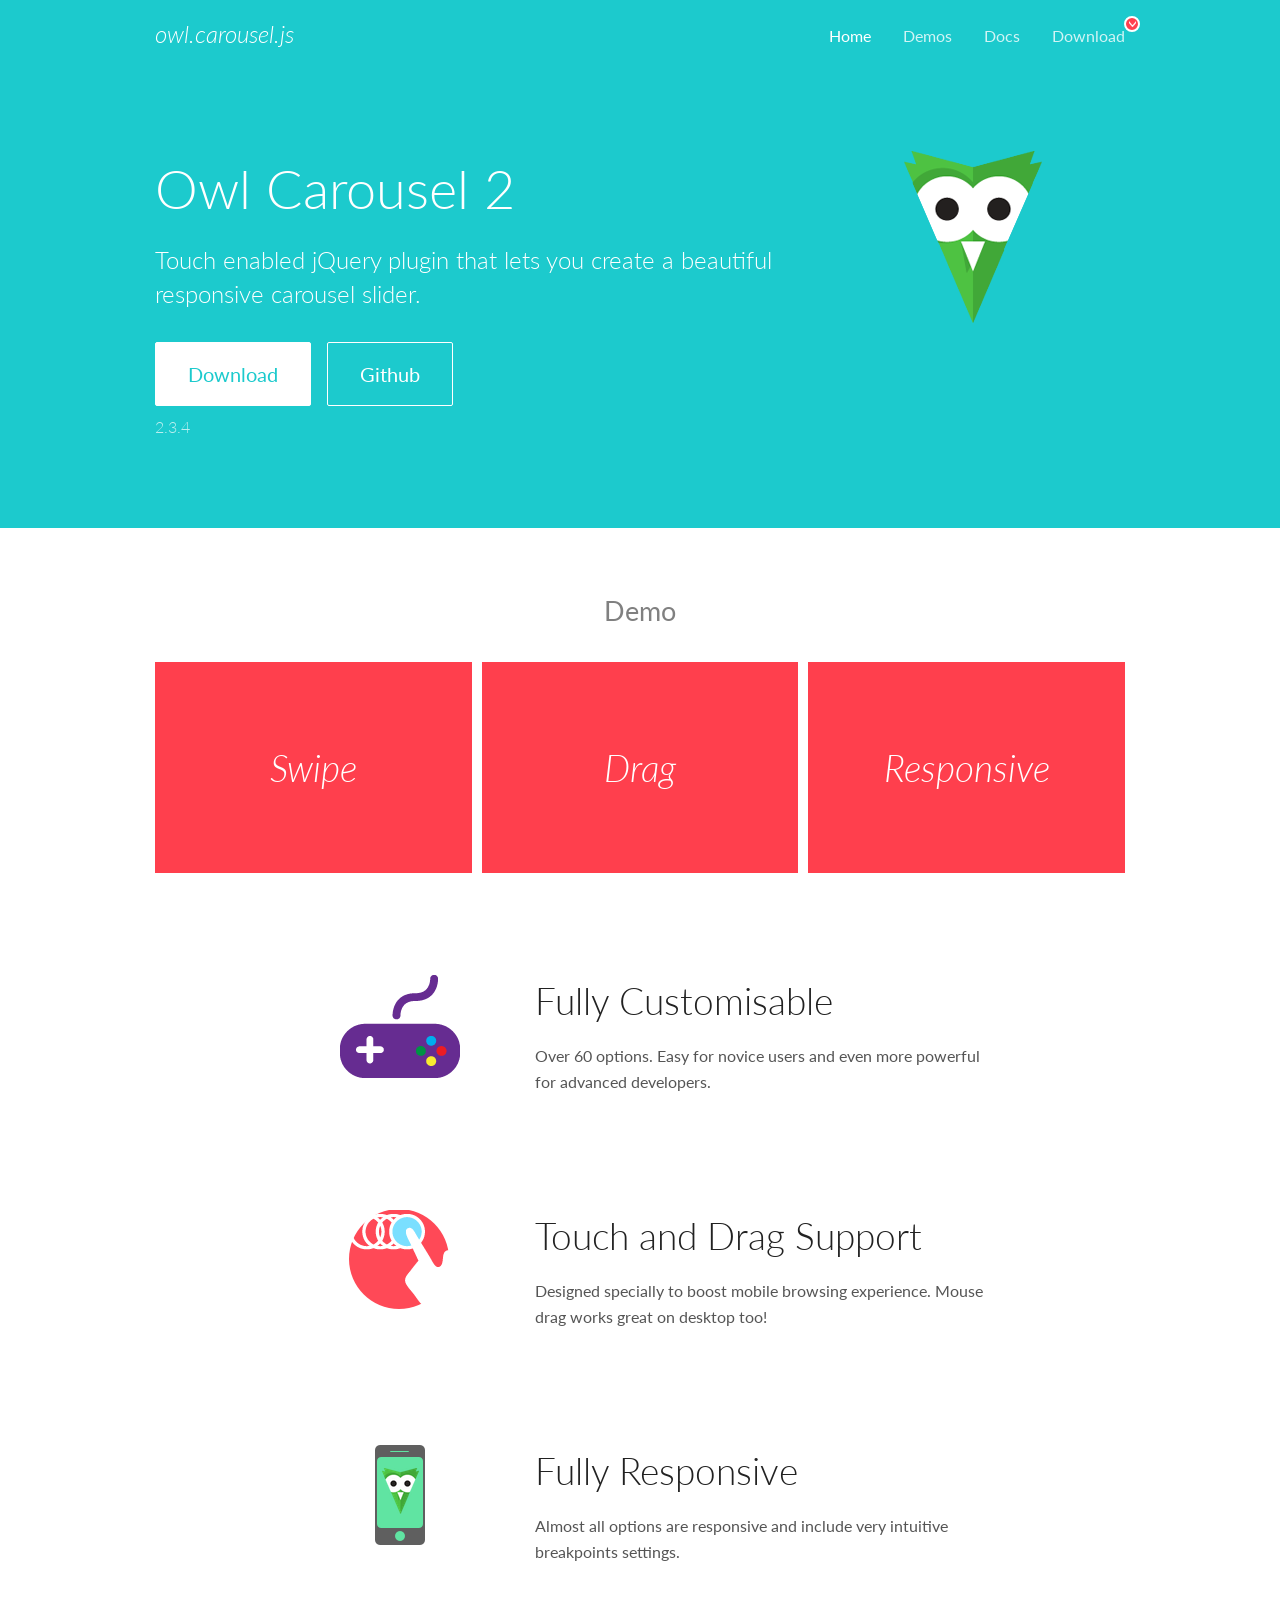
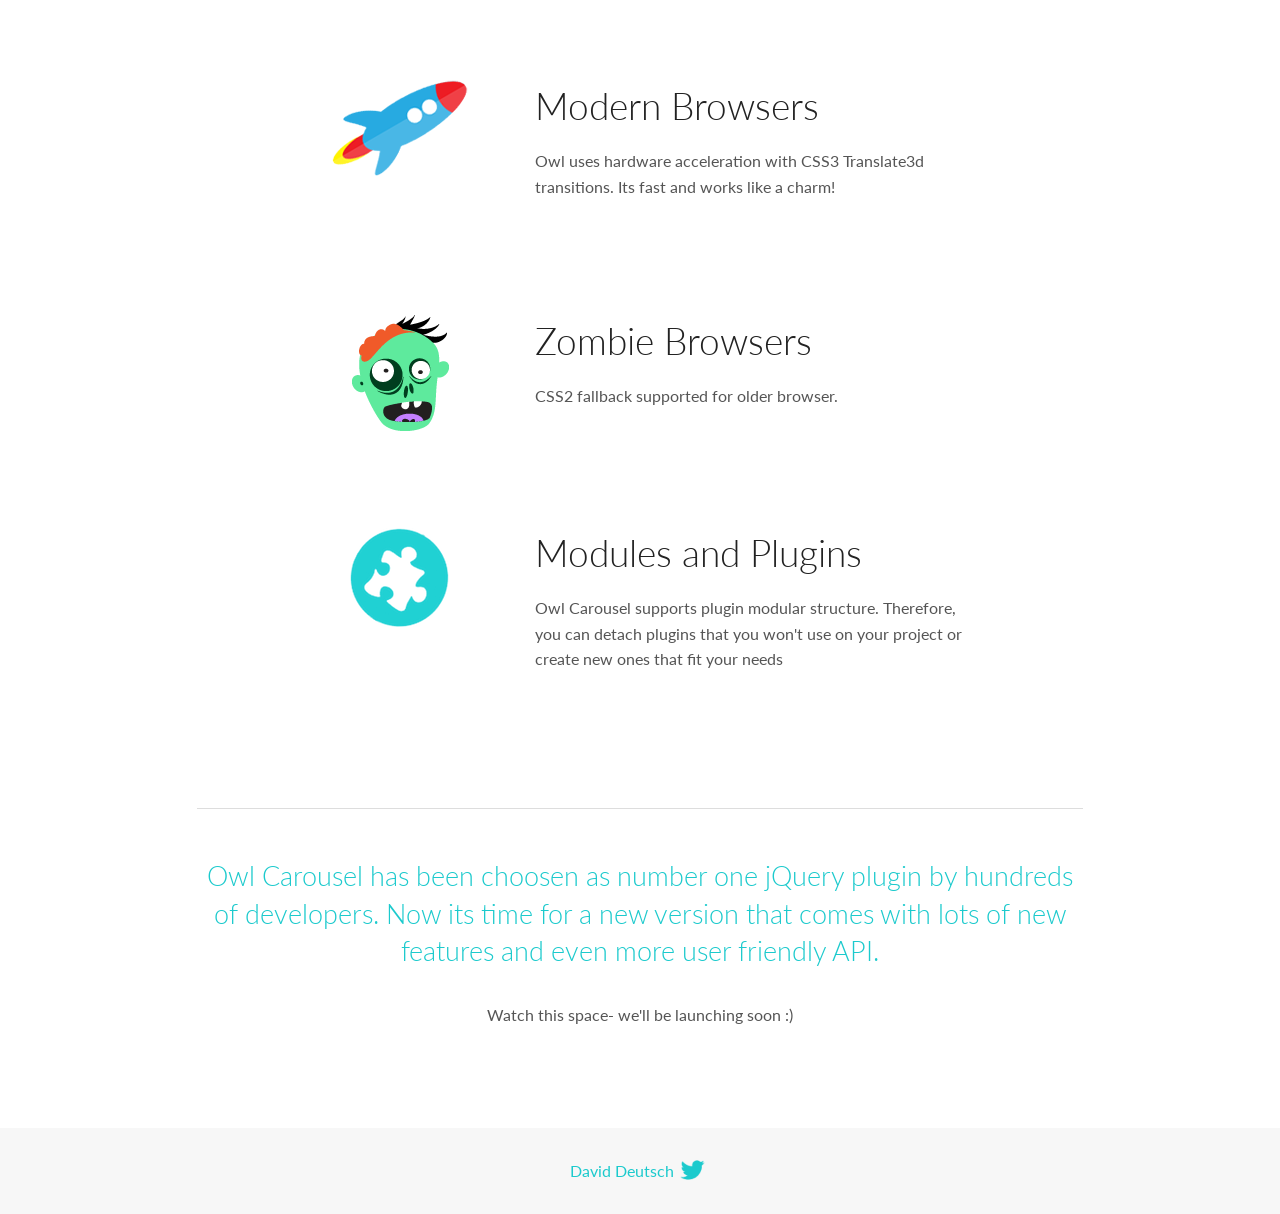
<file: assets/libs/node_modules/owl.carousel/docs/index.html>
<!DOCTYPE html>
<html lang="en">
  <head>

    <!-- head -->
    <meta charset="utf-8">
    <meta name="msapplication-tap-highlight" content="no" />
    <meta name="viewport" content="width=device-width, initial-scale=1.0" />
    <meta name="description" content="Touch enabled jQuery plugin that lets you create beautiful responsive carousel slider.">
    <meta name="author" content="David Deutsch">
    <title>
      Home | Owl Carousel | 2.3.4
    </title>

    <!-- Stylesheets -->
    <link href='https://fonts.googleapis.com/css?family=Lato:300,400,700,400italic,300italic' rel='stylesheet' type='text/css'>
    <link rel="stylesheet" href="assets/css/docs.theme.min.css">

    <!-- Owl Stylesheets -->
    <link rel="stylesheet" href="assets/owlcarousel/assets/owl.carousel.min.css">
    <link rel="stylesheet" href="assets/owlcarousel/assets/owl.theme.default.min.css">

    <!-- HTML5 shim and Respond.js IE8 support of HTML5 elements and media queries -->

    <!--[if lt IE 9]>
      <script src="https://oss.maxcdn.com/libs/html5shiv/3.7.0/html5shiv.js"></script>
      <script src="https://oss.maxcdn.com/libs/respond.js/1.3.0/respond.min.js"></script>
    <![endif]-->

    <!-- Favicons -->
    <link rel="apple-touch-icon-precomposed" sizes="144x144" href="assets/ico/apple-touch-icon-144-precomposed.png">
    <link rel="shortcut icon" href="assets/ico/favicon.png">
    <link rel="shortcut icon" href="favicon.ico">

    <!-- Yeah i know js should not be in header. Its required for demos.-->

    <!-- javascript -->
    <script src="assets/vendors/jquery.min.js"></script>
    <script src="assets/owlcarousel/owl.carousel.js"></script>
  </head>
  <body>

    <!-- header -->
    <header class="header">
      <div class="row">
        <div class="large-12 columns">
          <div class="brand left">
            <h3>
              <a href="/OwlCarousel2/">owl.carousel.js</a> 
            </h3>
          </div>
          <a id="toggle-nav" class="right">
            <span></span> <span></span> <span></span> 
          </a> 
          <div class="nav-bar">
            <ul class="clearfix">
              <li class="active">
                <a href="/OwlCarousel2/index.html">Home</a> 
              </li>
              <li> <a href="/OwlCarousel2/demos/demos.html">Demos</a>  </li>
              <li> <a href="/OwlCarousel2/docs/started-welcome.html">Docs</a>  </li>
              <li>
                <a href="https://github.com/OwlCarousel2/OwlCarousel2/archive/2.3.4.zip">Download</a> 
                <span class="download"></span> 
              </li>
            </ul>
          </div>
        </div>
      </div>
    </header>

    <!-- home panel -->
    <section id="hero">
      <div class="row">
        <div class="large-8 medium-8 columns">
          <h1>Owl Carousel 2</h1>
          <h4>Touch enabled jQuery plugin that lets you create a beautiful responsive carousel slider.</h4>
          <a href="https://github.com/OwlCarousel2/OwlCarousel2/archive/2.3.4.zip" class="hero-button">Download</a> 
          <a href="https://github.com/OwlCarousel2/OwlCarousel2" class="hero-button outline">Github</a> 
          <p>2.3.4</p>
        </div>
        <div class="large-4 medium-4 columns">
          <img class="owl-logo" src="assets/img/owl-logo.png" alt="mr. Owl">
        </div>
      </div>
    </section>

    <!-- body -->
    <div class="home-demo">
      <div class="row">
        <div class="large-12 columns">
          <h3>Demo</h3>
          <div class="owl-carousel">
            <div class="item">
              <h2>Swipe</h2>
            </div>
            <div class="item">
              <h2>Drag</h2>
            </div>
            <div class="item">
              <h2>Responsive</h2>
            </div>
            <div class="item">
              <h2>CSS3</h2>
            </div>
            <div class="item">
              <h2>Fast</h2>
            </div>
            <div class="item">
              <h2>Easy</h2>
            </div>
            <div class="item">
              <h2>Free</h2>
            </div>
            <div class="item">
              <h2>Upgradable</h2>
            </div>
            <div class="item">
              <h2>Tons of options</h2>
            </div>
            <div class="item">
              <h2>Infinity</h2>
            </div>
            <div class="item">
              <h2>Auto Width</h2>
            </div>
          </div>
        </div>
      </div>
    </div>
    <script>
      var owl = $('.owl-carousel');
      owl.owlCarousel({
        margin: 10,
        loop: true,
        responsive: {
          0: {
            items: 1
          },
          600: {
            items: 2
          },
          1000: {
            items: 3
          }
        }
      })
    </script>

    <!-- features -->
    <div id="features">
      <div class="row">
        <div class="small-12 medium-9 small-centered columns">
          <section class="row feature">
            <div class="medium-4 small-12 columns">
              <img src="assets/img/feature-options.png" alt="">
            </div>
            <div class="medium-8 small-12 columns">
              <h2>Fully Customisable</h2>
              <p>Over 60 options. Easy for novice users and even more powerful for advanced developers.</p>
            </div>
          </section>
          <section class="row feature">
            <div class="medium-4 small-12 columns">
              <img src="assets/img/feature-drag.png" alt="">
            </div>
            <div class="medium-8 small-12 columns">
              <h2>Touch and Drag Support</h2>
              <p>Designed specially to boost mobile browsing experience. Mouse drag works great on desktop too!</p>
            </div>
          </section>
          <section class="row feature">
            <div class="medium-4 small-12 columns">
              <img src="assets/img/feature-responsive.png" alt="">
            </div>
            <div class="medium-8 small-12 columns">
              <h2>Fully Responsive</h2>
              <p>Almost all options are responsive and include very intuitive breakpoints settings.</p>
            </div>
          </section>
          <section class="row feature">
            <div class="medium-4 small-12 columns">
              <img src="assets/img/feature-modern.png" alt="">
            </div>
            <div class="medium-8 small-12 columns">
              <h2>Modern Browsers</h2>
              <p>Owl uses hardware acceleration with CSS3 Translate3d transitions. Its fast and works like a charm! </p>
            </div>
          </section>
          <section class="row feature">
            <div class="medium-4 small-12 columns">
              <img src="assets/img/feature-zombie.png" alt="">
            </div>
            <div class="medium-8 small-12 columns">
              <h2>Zombie Browsers</h2>
              <p>CSS2 fallback supported for older browser.</p>
            </div>
          </section>
          <section class="row feature">
            <div class="medium-4 small-12 columns">
              <img src="assets/img/feature-module.png" alt="">
            </div>
            <div class="medium-8 small-12 columns">
              <h2>Modules and Plugins</h2>
              <p>Owl Carousel supports plugin modular structure. Therefore, you can detach plugins that you won&#x27;t use on your project or create new ones that fit your needs</p>
            </div>
          </section>
        </div>
      </div>
    </div>

    <!-- footer -->
    <section id="teaser-text">
      <div class="row">
        <div class="small-12 medium-11 small-centered columns">
          <hr>
          <h3 id="owl-carousel-has-been-choosen-as-number-one-jquery-plugin-by-hundreds-of-developers-now-its-time-for-a-new-version-that-comes-with-lots-of-new-features-and-even-more-user-friendly-api-">Owl Carousel has been choosen as number one jQuery plugin by hundreds of developers. Now its time for a new version that comes with lots of new features and even more user friendly API.</h3>
          <p>Watch this space- we&#39;ll be launching soon :)</p>
        </div>
      </div>
    </section>

    <!-- footer -->
    <footer class="footer">
      <div class="row">
        <div class="large-12 columns">
          <h5>
            <a href="/OwlCarousel2/docs/support-contact.html">David Deutsch</a> 
            <a id="custom-tweet-button" href="https://twitter.com/share?url=https://github.com/OwlCarousel2/OwlCarousel2&text=Owl Carousel - This is so awesome! " target="_blank"></a> 
          </h5>
        </div>
      </div>
    </footer>

    <!-- vendors -->
    <script src="assets/vendors/highlight.js"></script>
    <script src="assets/js/app.js"></script>
  </body>
</html>
</file>
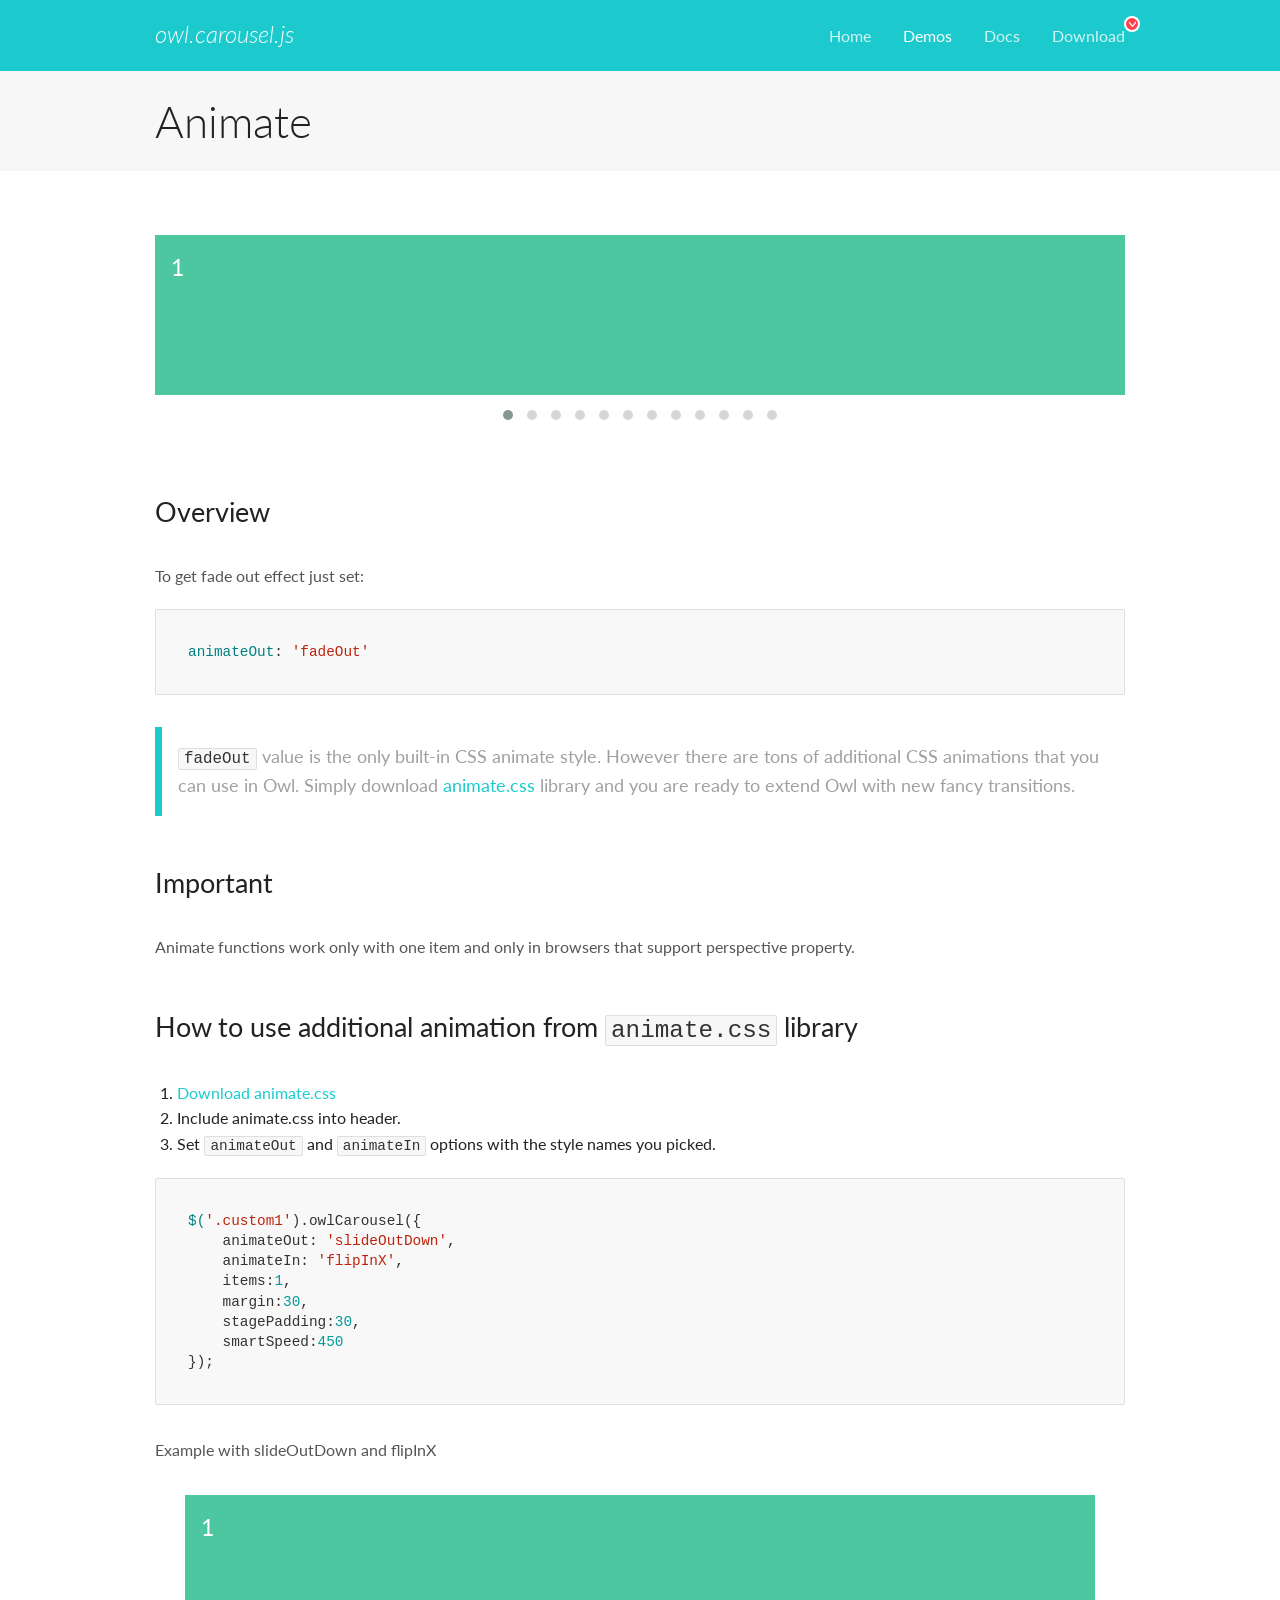
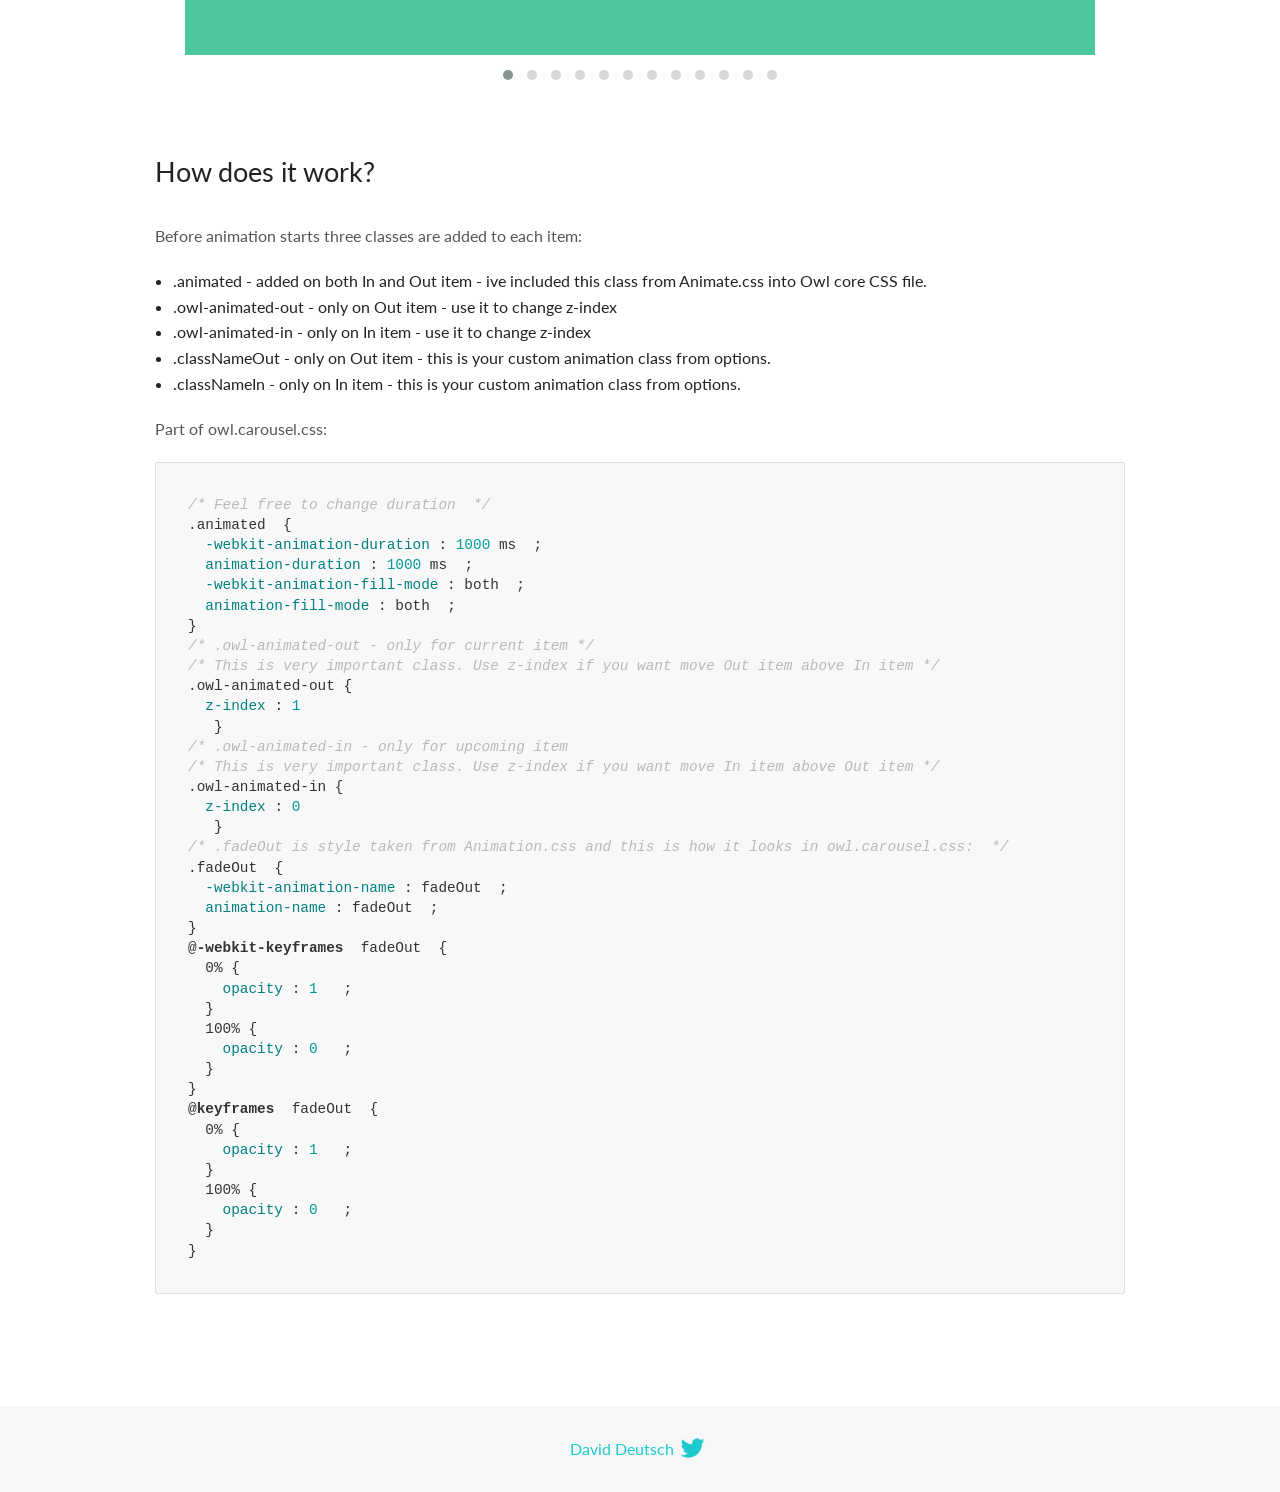
<file: assets/libs/node_modules/owl.carousel/docs/demos/animate.html>
<!DOCTYPE html>
<html lang="en">
  <head>

    <!-- head -->
    <meta charset="utf-8">
    <meta name="msapplication-tap-highlight" content="no" />
    <meta name="viewport" content="width=device-width, initial-scale=1.0" />
    <meta name="description" content="Animate carousel">
    <meta name="author" content="David Deutsch">
    <title>
      Animate Demo | Owl Carousel | 2.3.4
    </title>

    <!-- Stylesheets -->
    <link href='https://fonts.googleapis.com/css?family=Lato:300,400,700,400italic,300italic' rel='stylesheet' type='text/css'>
    <link rel="stylesheet" href="../assets/css/docs.theme.min.css">

    <!-- Owl Stylesheets -->
    <link rel="stylesheet" href="../assets/owlcarousel/assets/owl.carousel.min.css">
    <link rel="stylesheet" href="../assets/owlcarousel/assets/owl.theme.default.min.css">

    <!-- HTML5 shim and Respond.js IE8 support of HTML5 elements and media queries -->

    <!--[if lt IE 9]>
      <script src="https://oss.maxcdn.com/libs/html5shiv/3.7.0/html5shiv.js"></script>
      <script src="https://oss.maxcdn.com/libs/respond.js/1.3.0/respond.min.js"></script>
    <![endif]-->

    <!-- Favicons -->
    <link rel="apple-touch-icon-precomposed" sizes="144x144" href="../assets/ico/apple-touch-icon-144-precomposed.png">
    <link rel="shortcut icon" href="../assets/ico/favicon.png">
    <link rel="shortcut icon" href="favicon.ico">

    <!-- Yeah i know js should not be in header. Its required for demos.-->

    <!-- javascript -->
    <script src="../assets/vendors/jquery.min.js"></script>
    <script src="../assets/owlcarousel/owl.carousel.js"></script>
  </head>
  <body>

    <!-- header -->
    <header class="header">
      <div class="row">
        <div class="large-12 columns">
          <div class="brand left">
            <h3>
              <a href="/OwlCarousel2/">owl.carousel.js</a> 
            </h3>
          </div>
          <a id="toggle-nav" class="right">
            <span></span> <span></span> <span></span> 
          </a> 
          <div class="nav-bar">
            <ul class="clearfix">
              <li> <a href="/OwlCarousel2/index.html">Home</a>  </li>
              <li class="active">
                <a href="/OwlCarousel2/demos/demos.html">Demos</a> 
              </li>
              <li> <a href="/OwlCarousel2/docs/started-welcome.html">Docs</a>  </li>
              <li>
                <a href="https://github.com/OwlCarousel2/OwlCarousel2/archive/2.3.4.zip">Download</a> 
                <span class="download"></span> 
              </li>
            </ul>
          </div>
        </div>
      </div>
    </header>

    <!-- title -->
    <section class="title">
      <div class="row">
        <div class="large-12 columns">
          <h1>Animate</h1>
        </div>
      </div>
    </section>

    <!--  Demos -->
    <section id="demos">
      <div class="row">
        <div class="large-12 columns">
          <div class="fadeOut owl-carousel owl-theme">
            <div class="item">
              <h4>1</h4>
            </div>
            <div class="item">
              <h4>2</h4>
            </div>
            <div class="item">
              <h4>3</h4>
            </div>
            <div class="item">
              <h4>4</h4>
            </div>
            <div class="item">
              <h4>5</h4>
            </div>
            <div class="item">
              <h4>6</h4>
            </div>
            <div class="item">
              <h4>7</h4>
            </div>
            <div class="item">
              <h4>8</h4>
            </div>
            <div class="item">
              <h4>9</h4>
            </div>
            <div class="item">
              <h4>10</h4>
            </div>
            <div class="item">
              <h4>11</h4>
            </div>
            <div class="item">
              <h4>12</h4>
            </div>
          </div>
          <h3 id="overview">Overview</h3>
          <p>To get fade out effect just set:</p>
          <pre><code>animateOut: &#39;fadeOut&#39;</code></pre>
          <blockquote>
            <p><code>fadeOut</code> value is the only built-in CSS animate style. However there are tons of additional CSS animations that you can use in Owl. Simply download
              <a href="https://daneden.github.io/animate.css/">animate.css</a>  library and you are ready to extend Owl with new fancy transitions.</p>
          </blockquote>
          <h3 id="important">Important</h3>
          <p>Animate functions work only with one item and only in browsers that support perspective property.</p>
          <h3 id="how-to-use-additional-animation-from-animate-css-library">How to use additional animation from <code>animate.css</code> library</h3>
          <ol>
            <li> <a href="https://daneden.github.io/animate.css/">Download animate.css</a>  </li>
            <li>Include animate.css into header.</li>
            <li>Set <code>animateOut</code> and <code>animateIn</code> options with the style names you picked.</li>
          </ol>
          <pre><code>$(&#39;.custom1&#39;).owlCarousel({
    animateOut: &#39;slideOutDown&#39;,
    animateIn: &#39;flipInX&#39;,
    items:1,
    margin:30,
    stagePadding:30,
    smartSpeed:450
});</code></pre>
          <p>Example with slideOutDown and flipInX</p>
          <div class="custom1 owl-carousel owl-theme">
            <div class="item">
              <h4>1</h4>
            </div>
            <div class="item">
              <h4>2</h4>
            </div>
            <div class="item">
              <h4>3</h4>
            </div>
            <div class="item">
              <h4>4</h4>
            </div>
            <div class="item">
              <h4>5</h4>
            </div>
            <div class="item">
              <h4>6</h4>
            </div>
            <div class="item">
              <h4>7</h4>
            </div>
            <div class="item">
              <h4>8</h4>
            </div>
            <div class="item">
              <h4>9</h4>
            </div>
            <div class="item">
              <h4>10</h4>
            </div>
            <div class="item">
              <h4>11</h4>
            </div>
            <div class="item">
              <h4>12</h4>
            </div>
          </div>
          <h3 id="how-does-it-work-">How does it work?</h3>
          <p>Before animation starts three classes are added to each item:</p>
          <ul>
            <li>.animated - added on both In and Out item - ive included this class from Animate.css into Owl core CSS file.</li>
            <li>.owl-animated-out - only on Out item - use it to change z-index</li>
            <li>.owl-animated-in - only on In item - use it to change z-index</li>
            <li>.classNameOut - only on Out item - this is your custom animation class from options.</li>
            <li>.classNameIn - only on In item - this is your custom animation class from options.</li>
          </ul>
          <p>Part of owl.carousel.css:</p>
          <pre><code class="language-css"><span class="comment">/* Feel free to change duration  */</span> 
<span class="class">.animated</span>  <span class="rules">{
  <span class="rule"><span class="attribute">-webkit-animation-duration</span> :<span class="value"> <span class="number">1000</span> ms</span> </span> ;
  <span class="rule"><span class="attribute">animation-duration</span> :<span class="value"> <span class="number">1000</span> ms</span> </span> ;
  <span class="rule"><span class="attribute">-webkit-animation-fill-mode</span> :<span class="value"> both</span> </span> ;
  <span class="rule"><span class="attribute">animation-fill-mode</span> :<span class="value"> both</span> </span> ;
<span class="rule">}</span> </span> 
<span class="comment">/* .owl-animated-out - only for current item */</span> 
<span class="comment">/* This is very important class. Use z-index if you want move Out item above In item */</span> 
<span class="class">.owl-animated-out</span> <span class="rules">{
  <span class="rule"><span class="attribute">z-index</span> :<span class="value"> <span class="number">1</span> 
</span> </span> </span> }
<span class="comment">/* .owl-animated-in - only for upcoming item
/* This is very important class. Use z-index if you want move In item above Out item */</span> 
<span class="class">.owl-animated-in</span> <span class="rules">{
  <span class="rule"><span class="attribute">z-index</span> :<span class="value"> <span class="number">0</span> 
</span> </span> </span> }
<span class="comment">/* .fadeOut is style taken from Animation.css and this is how it looks in owl.carousel.css:  */</span> 
<span class="class">.fadeOut</span>  <span class="rules">{
  <span class="rule"><span class="attribute">-webkit-animation-name</span> :<span class="value"> fadeOut</span> </span> ;
  <span class="rule"><span class="attribute">animation-name</span> :<span class="value"> fadeOut</span> </span> ;
<span class="rule">}</span> </span> 
<span class="at_rule">@<span class="keyword">-webkit-keyframes</span>  fadeOut </span> {
  0% <span class="rules">{
    <span class="rule"><span class="attribute">opacity</span> :<span class="value"> <span class="number">1</span> </span> </span> ;
  <span class="rule">}</span> </span> 
  100% <span class="rules">{
    <span class="rule"><span class="attribute">opacity</span> :<span class="value"> <span class="number">0</span> </span> </span> ;
  <span class="rule">}</span> </span> 
}
<span class="at_rule">@<span class="keyword">keyframes</span>  fadeOut </span> {
  0% <span class="rules">{
    <span class="rule"><span class="attribute">opacity</span> :<span class="value"> <span class="number">1</span> </span> </span> ;
  <span class="rule">}</span> </span> 
  100% <span class="rules">{
    <span class="rule"><span class="attribute">opacity</span> :<span class="value"> <span class="number">0</span> </span> </span> ;
  <span class="rule">}</span> </span> 
}</code></pre>
          <link rel="stylesheet" href="../assets/css/animate.css">
          <script>
            jQuery(document).ready(function($) {
              $('.fadeOut').owlCarousel({
                items: 1,
                animateOut: 'fadeOut',
                loop: true,
                margin: 10,
              });
              $('.custom1').owlCarousel({
                animateOut: 'slideOutDown',
                animateIn: 'flipInX',
                items: 1,
                margin: 30,
                stagePadding: 30,
                smartSpeed: 450
              });
            });
          </script>
        </div>
      </div>
    </section>

    <!-- footer -->
    <footer class="footer">
      <div class="row">
        <div class="large-12 columns">
          <h5>
            <a href="/OwlCarousel2/docs/support-contact.html">David Deutsch</a> 
            <a id="custom-tweet-button" href="https://twitter.com/share?url=https://github.com/OwlCarousel2/OwlCarousel2&text=Owl Carousel - This is so awesome! " target="_blank"></a> 
          </h5>
        </div>
      </div>
    </footer>

    <!-- vendors -->
    <script src="../assets/vendors/highlight.js"></script>
    <script src="../assets/js/app.js"></script>
  </body>
</html>
</file>
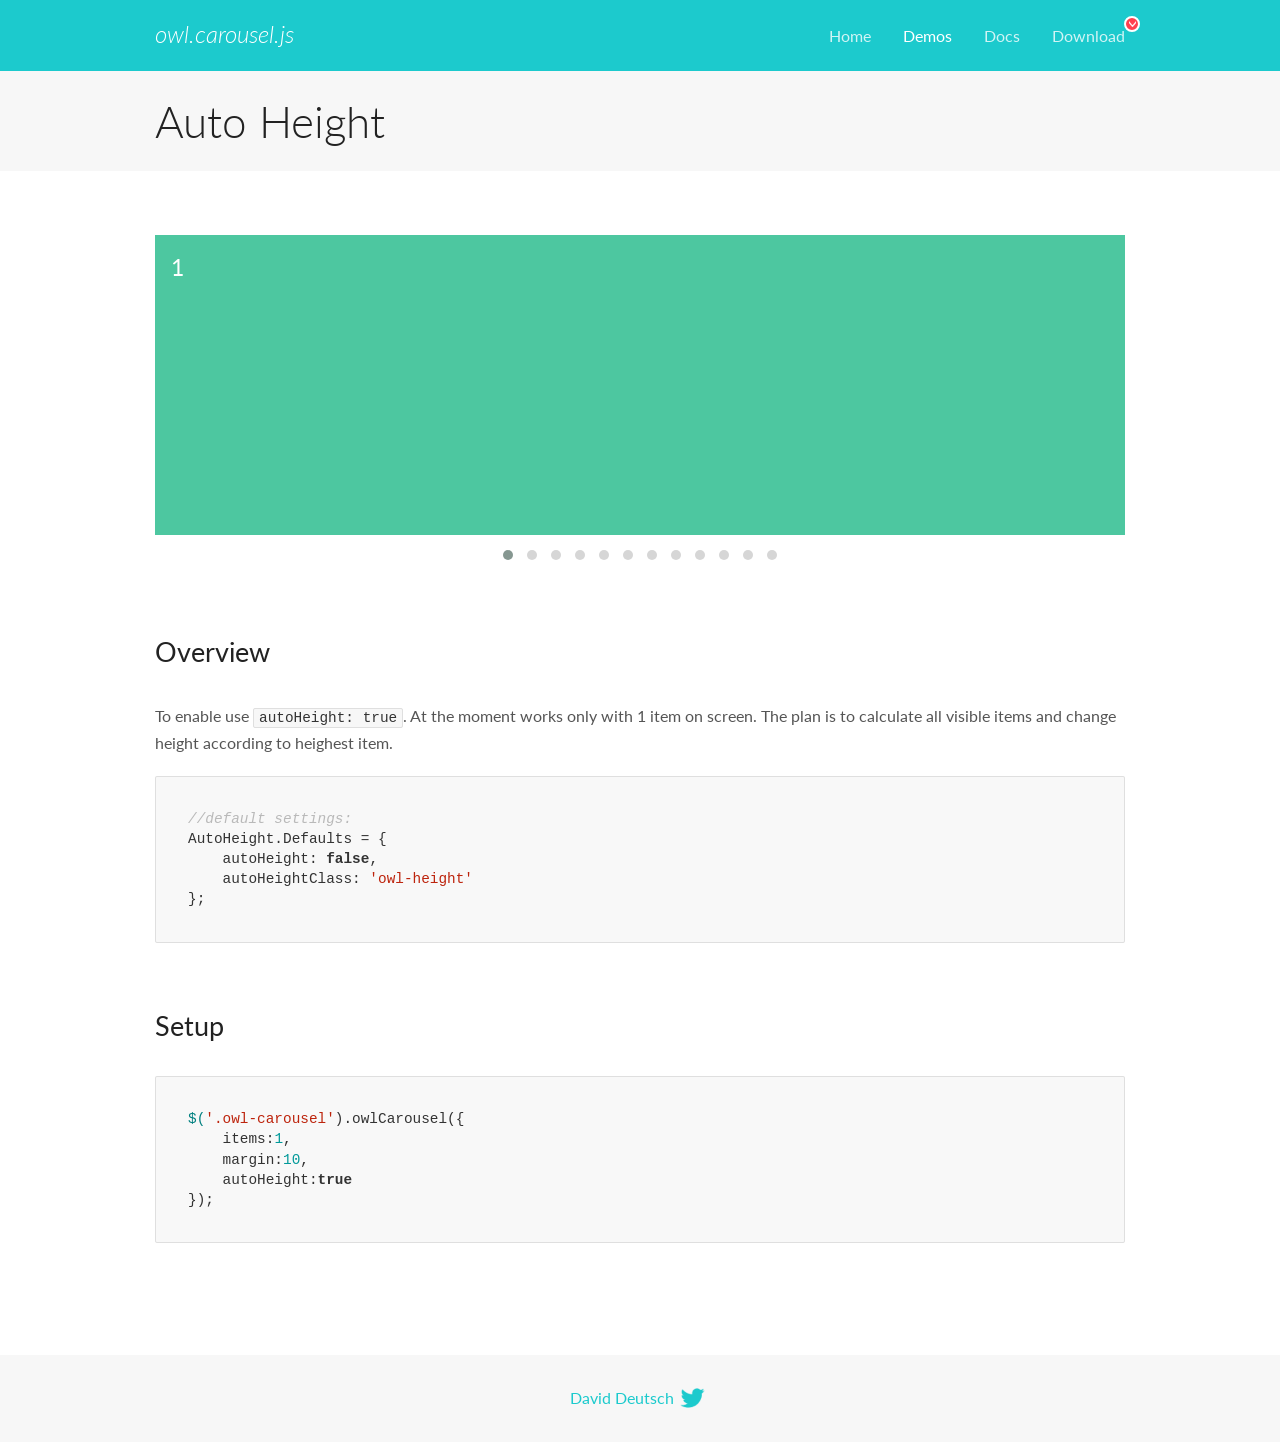
<file: assets/libs/node_modules/owl.carousel/docs/demos/autoheight.html>
<!DOCTYPE html>
<html lang="en">
  <head>

    <!-- head -->
    <meta charset="utf-8">
    <meta name="msapplication-tap-highlight" content="no" />
    <meta name="viewport" content="width=device-width, initial-scale=1.0" />
    <meta name="description" content="autoHeight usage demo">
    <meta name="author" content="David Deutsch">
    <title>
      Auto Height Demo | Owl Carousel | 2.3.4
    </title>

    <!-- Stylesheets -->
    <link href='https://fonts.googleapis.com/css?family=Lato:300,400,700,400italic,300italic' rel='stylesheet' type='text/css'>
    <link rel="stylesheet" href="../assets/css/docs.theme.min.css">

    <!-- Owl Stylesheets -->
    <link rel="stylesheet" href="../assets/owlcarousel/assets/owl.carousel.min.css">
    <link rel="stylesheet" href="../assets/owlcarousel/assets/owl.theme.default.min.css">

    <!-- HTML5 shim and Respond.js IE8 support of HTML5 elements and media queries -->

    <!--[if lt IE 9]>
      <script src="https://oss.maxcdn.com/libs/html5shiv/3.7.0/html5shiv.js"></script>
      <script src="https://oss.maxcdn.com/libs/respond.js/1.3.0/respond.min.js"></script>
    <![endif]-->

    <!-- Favicons -->
    <link rel="apple-touch-icon-precomposed" sizes="144x144" href="../assets/ico/apple-touch-icon-144-precomposed.png">
    <link rel="shortcut icon" href="../assets/ico/favicon.png">
    <link rel="shortcut icon" href="favicon.ico">

    <!-- Yeah i know js should not be in header. Its required for demos.-->

    <!-- javascript -->
    <script src="../assets/vendors/jquery.min.js"></script>
    <script src="../assets/owlcarousel/owl.carousel.js"></script>
  </head>
  <body>

    <!-- header -->
    <header class="header">
      <div class="row">
        <div class="large-12 columns">
          <div class="brand left">
            <h3>
              <a href="/OwlCarousel2/">owl.carousel.js</a> 
            </h3>
          </div>
          <a id="toggle-nav" class="right">
            <span></span> <span></span> <span></span> 
          </a> 
          <div class="nav-bar">
            <ul class="clearfix">
              <li> <a href="/OwlCarousel2/index.html">Home</a>  </li>
              <li class="active">
                <a href="/OwlCarousel2/demos/demos.html">Demos</a> 
              </li>
              <li> <a href="/OwlCarousel2/docs/started-welcome.html">Docs</a>  </li>
              <li>
                <a href="https://github.com/OwlCarousel2/OwlCarousel2/archive/2.3.4.zip">Download</a> 
                <span class="download"></span> 
              </li>
            </ul>
          </div>
        </div>
      </div>
    </header>

    <!-- title -->
    <section class="title">
      <div class="row">
        <div class="large-12 columns">
          <h1>Auto Height</h1>
        </div>
      </div>
    </section>

    <!--  Demos -->
    <section id="demos">
      <div class="row">
        <div class="large-12 columns">
          <div class="owl-carousel owl-theme">
            <div class="item" style="height:300px">
              <h4>1</h4>
            </div>
            <div class="item" style="height:100px">
              <h4>2</h4>
            </div>
            <div class="item" style="height:500px">
              <h4>3</h4>
            </div>
            <div class="item" style="height:250px">
              <h4>4</h4>
            </div>
            <div class="item" style="height:400px">
              <h4>5</h4>
            </div>
            <div class="item" style="height:500px">
              <h4>6</h4>
            </div>
            <div class="item" style="height:600px">
              <h4>7</h4>
            </div>
            <div class="item" style="height:400px">
              <h4>8</h4>
            </div>
            <div class="item" style="height:300px">
              <h4>9</h4>
            </div>
            <div class="item" style="height:350px">
              <h4>10</h4>
            </div>
            <div class="item" style="height:200px">
              <h4>11</h4>
            </div>
            <div class="item" style="height:150px">
              <h4>12</h4>
            </div>
          </div>
          <h3 id="overview">Overview</h3>
          <p>To enable use <code>autoHeight: true</code>. At the moment works only with 1 item on screen. The plan is to calculate all visible items and change height according to heighest item.</p>
          <pre><code>//default settings:
AutoHeight.Defaults = {
    autoHeight: false,
    autoHeightClass: &#39;owl-height&#39;
};</code></pre>
          <h3 id="setup">Setup</h3>
          <pre><code>$(&#39;.owl-carousel&#39;).owlCarousel({
    items:1,
    margin:10,
    autoHeight:true
});</code></pre>
          <script>
            $(document).ready(function() {
              $('.owl-carousel').owlCarousel({
                items: 1,
                margin: 10,
                autoHeight: true
              });
            })
          </script>
        </div>
      </div>
    </section>

    <!-- footer -->
    <footer class="footer">
      <div class="row">
        <div class="large-12 columns">
          <h5>
            <a href="/OwlCarousel2/docs/support-contact.html">David Deutsch</a> 
            <a id="custom-tweet-button" href="https://twitter.com/share?url=https://github.com/OwlCarousel2/OwlCarousel2&text=Owl Carousel - This is so awesome! " target="_blank"></a> 
          </h5>
        </div>
      </div>
    </footer>

    <!-- vendors -->
    <script src="../assets/vendors/highlight.js"></script>
    <script src="../assets/js/app.js"></script>
  </body>
</html>
</file>
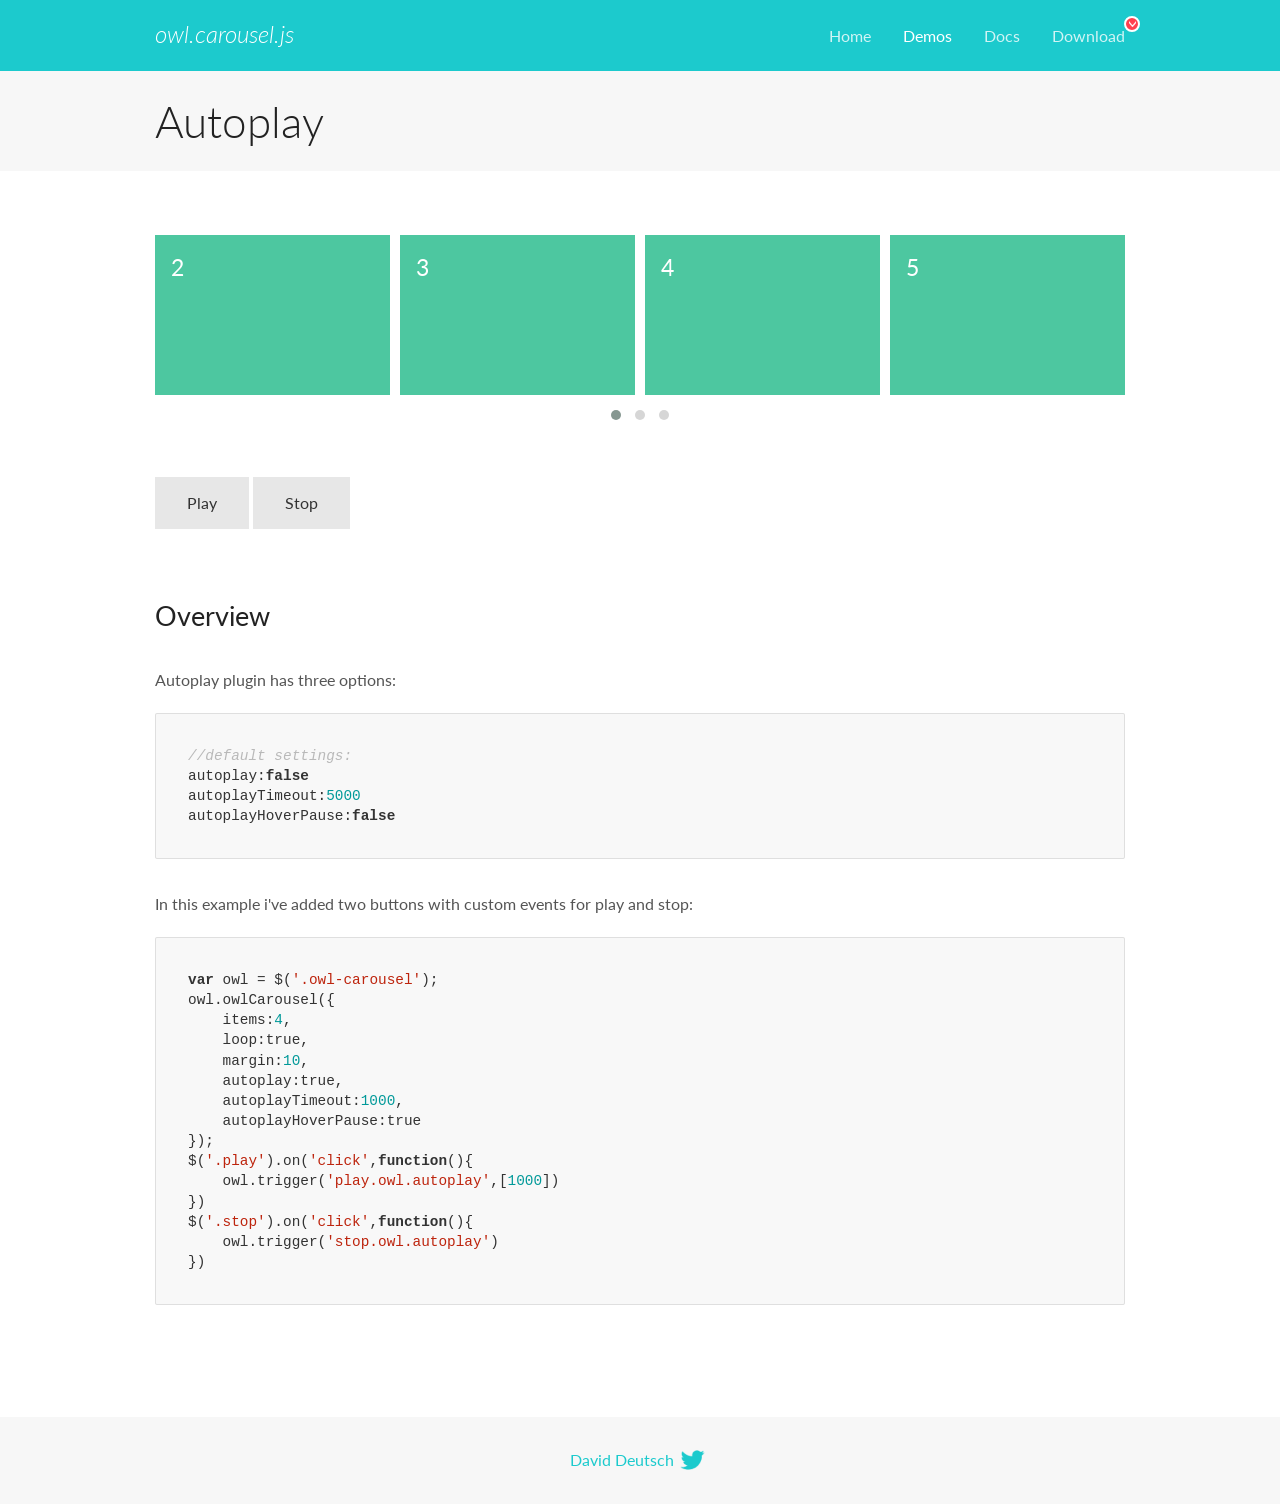
<file: assets/libs/node_modules/owl.carousel/docs/demos/autoplay.html>
<!DOCTYPE html>
<html lang="en">
  <head>

    <!-- head -->
    <meta charset="utf-8">
    <meta name="msapplication-tap-highlight" content="no" />
    <meta name="viewport" content="width=device-width, initial-scale=1.0" />
    <meta name="description" content="Autoplay usage demo">
    <meta name="author" content="David Deutsch">
    <title>
      Autoplay Demo | Owl Carousel | 2.3.4
    </title>

    <!-- Stylesheets -->
    <link href='https://fonts.googleapis.com/css?family=Lato:300,400,700,400italic,300italic' rel='stylesheet' type='text/css'>
    <link rel="stylesheet" href="../assets/css/docs.theme.min.css">

    <!-- Owl Stylesheets -->
    <link rel="stylesheet" href="../assets/owlcarousel/assets/owl.carousel.min.css">
    <link rel="stylesheet" href="../assets/owlcarousel/assets/owl.theme.default.min.css">

    <!-- HTML5 shim and Respond.js IE8 support of HTML5 elements and media queries -->

    <!--[if lt IE 9]>
      <script src="https://oss.maxcdn.com/libs/html5shiv/3.7.0/html5shiv.js"></script>
      <script src="https://oss.maxcdn.com/libs/respond.js/1.3.0/respond.min.js"></script>
    <![endif]-->

    <!-- Favicons -->
    <link rel="apple-touch-icon-precomposed" sizes="144x144" href="../assets/ico/apple-touch-icon-144-precomposed.png">
    <link rel="shortcut icon" href="../assets/ico/favicon.png">
    <link rel="shortcut icon" href="favicon.ico">

    <!-- Yeah i know js should not be in header. Its required for demos.-->

    <!-- javascript -->
    <script src="../assets/vendors/jquery.min.js"></script>
    <script src="../assets/owlcarousel/owl.carousel.js"></script>
  </head>
  <body>

    <!-- header -->
    <header class="header">
      <div class="row">
        <div class="large-12 columns">
          <div class="brand left">
            <h3>
              <a href="/OwlCarousel2/">owl.carousel.js</a> 
            </h3>
          </div>
          <a id="toggle-nav" class="right">
            <span></span> <span></span> <span></span> 
          </a> 
          <div class="nav-bar">
            <ul class="clearfix">
              <li> <a href="/OwlCarousel2/index.html">Home</a>  </li>
              <li class="active">
                <a href="/OwlCarousel2/demos/demos.html">Demos</a> 
              </li>
              <li> <a href="/OwlCarousel2/docs/started-welcome.html">Docs</a>  </li>
              <li>
                <a href="https://github.com/OwlCarousel2/OwlCarousel2/archive/2.3.4.zip">Download</a> 
                <span class="download"></span> 
              </li>
            </ul>
          </div>
        </div>
      </div>
    </header>

    <!-- title -->
    <section class="title">
      <div class="row">
        <div class="large-12 columns">
          <h1>Autoplay</h1>
        </div>
      </div>
    </section>

    <!--  Demos -->
    <section id="demos">
      <div class="row">
        <div class="large-12 columns">
          <div class="owl-carousel owl-theme">
            <div class="item">
              <h4>1</h4>
            </div>
            <div class="item">
              <h4>2</h4>
            </div>
            <div class="item">
              <h4>3</h4>
            </div>
            <div class="item">
              <h4>4</h4>
            </div>
            <div class="item">
              <h4>5</h4>
            </div>
            <div class="item">
              <h4>6</h4>
            </div>
            <div class="item">
              <h4>7</h4>
            </div>
            <div class="item">
              <h4>8</h4>
            </div>
            <div class="item">
              <h4>9</h4>
            </div>
            <div class="item">
              <h4>10</h4>
            </div>
            <div class="item">
              <h4>11</h4>
            </div>
            <div class="item">
              <h4>12</h4>
            </div>
          </div>
          <a class="button secondary play">Play</a> 
          <a class="button secondary stop">Stop</a> 
          <h3 id="overview">Overview</h3>
          <p>Autoplay plugin has three options:</p>
          <pre><code>//default settings:
autoplay:false
autoplayTimeout:5000
autoplayHoverPause:false</code></pre>
          <p>In this example i&#39;ve added two buttons with custom events for play and stop:</p>
          <pre><code>var owl = $(&#39;.owl-carousel&#39;);
owl.owlCarousel({
    items:4,
    loop:true,
    margin:10,
    autoplay:true,
    autoplayTimeout:1000,
    autoplayHoverPause:true
});
$(&#39;.play&#39;).on(&#39;click&#39;,function(){
    owl.trigger(&#39;play.owl.autoplay&#39;,[1000])
})
$(&#39;.stop&#39;).on(&#39;click&#39;,function(){
    owl.trigger(&#39;stop.owl.autoplay&#39;)
})</code></pre>
          <script>
            $(document).ready(function() {
              var owl = $('.owl-carousel');
              owl.owlCarousel({
                items: 4,
                loop: true,
                margin: 10,
                autoplay: true,
                autoplayTimeout: 1000,
                autoplayHoverPause: true
              });
              $('.play').on('click', function() {
                owl.trigger('play.owl.autoplay', [1000])
              })
              $('.stop').on('click', function() {
                owl.trigger('stop.owl.autoplay')
              })
            })
          </script>
        </div>
      </div>
    </section>

    <!-- footer -->
    <footer class="footer">
      <div class="row">
        <div class="large-12 columns">
          <h5>
            <a href="/OwlCarousel2/docs/support-contact.html">David Deutsch</a> 
            <a id="custom-tweet-button" href="https://twitter.com/share?url=https://github.com/OwlCarousel2/OwlCarousel2&text=Owl Carousel - This is so awesome! " target="_blank"></a> 
          </h5>
        </div>
      </div>
    </footer>

    <!-- vendors -->
    <script src="../assets/vendors/highlight.js"></script>
    <script src="../assets/js/app.js"></script>
  </body>
</html>
</file>
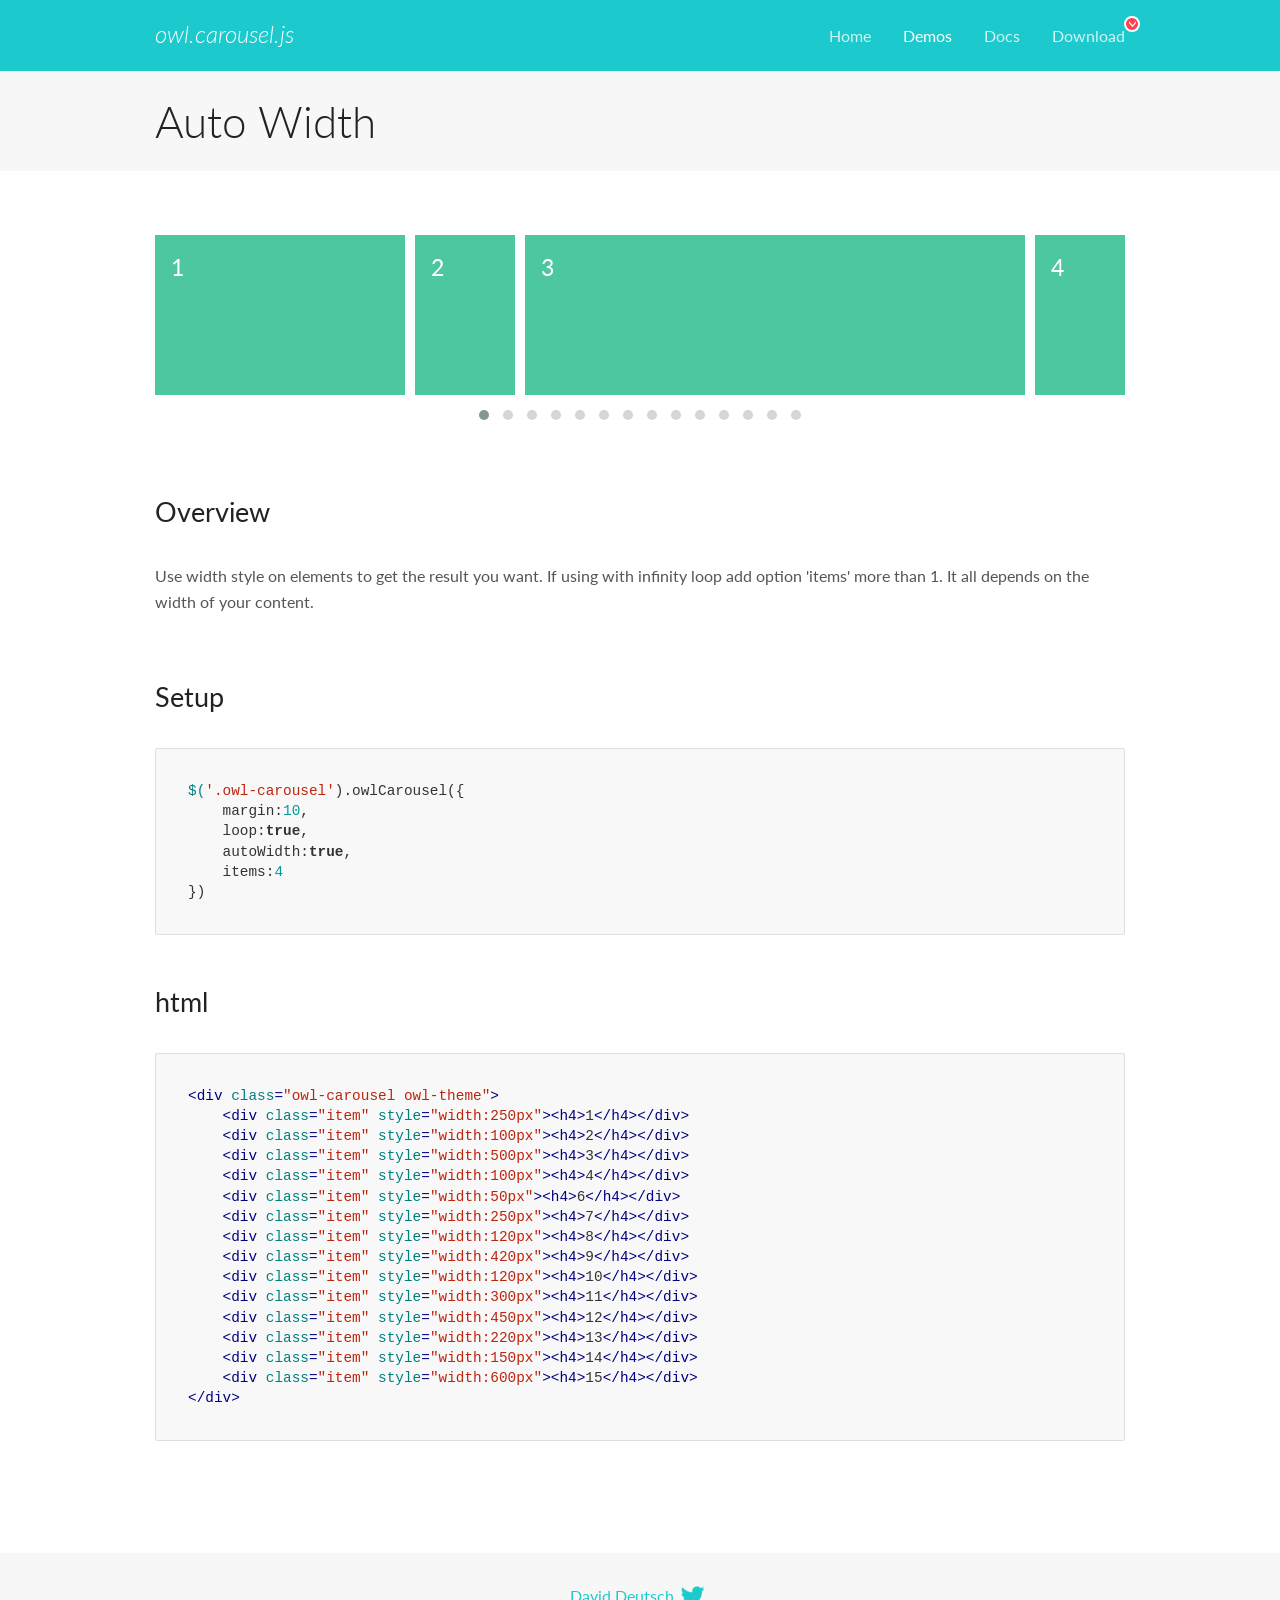
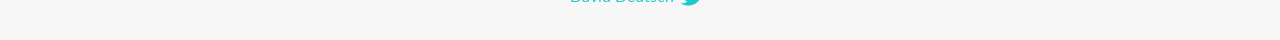
<file: assets/libs/node_modules/owl.carousel/docs/demos/autowidth.html>
<!DOCTYPE html>
<html lang="en">
  <head>

    <!-- head -->
    <meta charset="utf-8">
    <meta name="msapplication-tap-highlight" content="no" />
    <meta name="viewport" content="width=device-width, initial-scale=1.0" />
    <meta name="description" content="Auto Width">
    <meta name="author" content="David Deutsch">
    <title>
      Auto Width Demo | Owl Carousel | 2.3.4
    </title>

    <!-- Stylesheets -->
    <link href='https://fonts.googleapis.com/css?family=Lato:300,400,700,400italic,300italic' rel='stylesheet' type='text/css'>
    <link rel="stylesheet" href="../assets/css/docs.theme.min.css">

    <!-- Owl Stylesheets -->
    <link rel="stylesheet" href="../assets/owlcarousel/assets/owl.carousel.min.css">
    <link rel="stylesheet" href="../assets/owlcarousel/assets/owl.theme.default.min.css">

    <!-- HTML5 shim and Respond.js IE8 support of HTML5 elements and media queries -->

    <!--[if lt IE 9]>
      <script src="https://oss.maxcdn.com/libs/html5shiv/3.7.0/html5shiv.js"></script>
      <script src="https://oss.maxcdn.com/libs/respond.js/1.3.0/respond.min.js"></script>
    <![endif]-->

    <!-- Favicons -->
    <link rel="apple-touch-icon-precomposed" sizes="144x144" href="../assets/ico/apple-touch-icon-144-precomposed.png">
    <link rel="shortcut icon" href="../assets/ico/favicon.png">
    <link rel="shortcut icon" href="favicon.ico">

    <!-- Yeah i know js should not be in header. Its required for demos.-->

    <!-- javascript -->
    <script src="../assets/vendors/jquery.min.js"></script>
    <script src="../assets/owlcarousel/owl.carousel.js"></script>
  </head>
  <body>

    <!-- header -->
    <header class="header">
      <div class="row">
        <div class="large-12 columns">
          <div class="brand left">
            <h3>
              <a href="/OwlCarousel2/">owl.carousel.js</a> 
            </h3>
          </div>
          <a id="toggle-nav" class="right">
            <span></span> <span></span> <span></span> 
          </a> 
          <div class="nav-bar">
            <ul class="clearfix">
              <li> <a href="/OwlCarousel2/index.html">Home</a>  </li>
              <li class="active">
                <a href="/OwlCarousel2/demos/demos.html">Demos</a> 
              </li>
              <li> <a href="/OwlCarousel2/docs/started-welcome.html">Docs</a>  </li>
              <li>
                <a href="https://github.com/OwlCarousel2/OwlCarousel2/archive/2.3.4.zip">Download</a> 
                <span class="download"></span> 
              </li>
            </ul>
          </div>
        </div>
      </div>
    </header>

    <!-- title -->
    <section class="title">
      <div class="row">
        <div class="large-12 columns">
          <h1>Auto Width</h1>
        </div>
      </div>
    </section>

    <!--  Demos -->
    <section id="demos">
      <div class="row">
        <div class="large-12 columns">
          <div class="owl-carousel owl-theme">
            <div class="item" style="width:250px">
              <h4>1</h4>
            </div>
            <div class="item" style="width:100px">
              <h4>2</h4>
            </div>
            <div class="item" style="width:500px">
              <h4>3</h4>
            </div>
            <div class="item" style="width:100px">
              <h4>4</h4>
            </div>
            <div class="item" style="width:50px">
              <h4>6</h4>
            </div>
            <div class="item" style="width:250px">
              <h4>7</h4>
            </div>
            <div class="item" style="width:120px">
              <h4>8</h4>
            </div>
            <div class="item" style="width:420px">
              <h4>9</h4>
            </div>
            <div class="item" style="width:120px">
              <h4>10</h4>
            </div>
            <div class="item" style="width:300px">
              <h4>11</h4>
            </div>
            <div class="item" style="width:450px">
              <h4>12</h4>
            </div>
            <div class="item" style="width:220px">
              <h4>13</h4>
            </div>
            <div class="item" style="width:150px">
              <h4>14</h4>
            </div>
            <div class="item" style="width:600px">
              <h4>15</h4>
            </div>
          </div>
          <h3 id="overview">Overview</h3>
          <p>Use width style on elements to get the result you want. If using with infinity loop add option &#39;items&#39; more than 1. It all depends on the width of your content.</p>
          <h3 id="setup">Setup</h3>
          <pre><code>$(&#39;.owl-carousel&#39;).owlCarousel({
    margin:10,
    loop:true,
    autoWidth:true,
    items:4
})</code></pre>
          <h3 id="html">html</h3>
          <pre><code>&lt;div class=&quot;owl-carousel owl-theme&quot;&gt;
    &lt;div class=&quot;item&quot; style=&quot;width:250px&quot;&gt;&lt;h4&gt;1&lt;/h4&gt;&lt;/div&gt;
    &lt;div class=&quot;item&quot; style=&quot;width:100px&quot;&gt;&lt;h4&gt;2&lt;/h4&gt;&lt;/div&gt;
    &lt;div class=&quot;item&quot; style=&quot;width:500px&quot;&gt;&lt;h4&gt;3&lt;/h4&gt;&lt;/div&gt;
    &lt;div class=&quot;item&quot; style=&quot;width:100px&quot;&gt;&lt;h4&gt;4&lt;/h4&gt;&lt;/div&gt;
    &lt;div class=&quot;item&quot; style=&quot;width:50px&quot;&gt;&lt;h4&gt;6&lt;/h4&gt;&lt;/div&gt;
    &lt;div class=&quot;item&quot; style=&quot;width:250px&quot;&gt;&lt;h4&gt;7&lt;/h4&gt;&lt;/div&gt;
    &lt;div class=&quot;item&quot; style=&quot;width:120px&quot;&gt;&lt;h4&gt;8&lt;/h4&gt;&lt;/div&gt;
    &lt;div class=&quot;item&quot; style=&quot;width:420px&quot;&gt;&lt;h4&gt;9&lt;/h4&gt;&lt;/div&gt;
    &lt;div class=&quot;item&quot; style=&quot;width:120px&quot;&gt;&lt;h4&gt;10&lt;/h4&gt;&lt;/div&gt;
    &lt;div class=&quot;item&quot; style=&quot;width:300px&quot;&gt;&lt;h4&gt;11&lt;/h4&gt;&lt;/div&gt;
    &lt;div class=&quot;item&quot; style=&quot;width:450px&quot;&gt;&lt;h4&gt;12&lt;/h4&gt;&lt;/div&gt;
    &lt;div class=&quot;item&quot; style=&quot;width:220px&quot;&gt;&lt;h4&gt;13&lt;/h4&gt;&lt;/div&gt;
    &lt;div class=&quot;item&quot; style=&quot;width:150px&quot;&gt;&lt;h4&gt;14&lt;/h4&gt;&lt;/div&gt;
    &lt;div class=&quot;item&quot; style=&quot;width:600px&quot;&gt;&lt;h4&gt;15&lt;/h4&gt;&lt;/div&gt;
&lt;/div&gt;</code></pre>
          <script>
            $(document).ready(function() {
              $('.owl-carousel').owlCarousel({
                margin: 10,
                loop: true,
                autoWidth: true,
                items: 4
              })
            })
          </script>
        </div>
      </div>
    </section>

    <!-- footer -->
    <footer class="footer">
      <div class="row">
        <div class="large-12 columns">
          <h5>
            <a href="/OwlCarousel2/docs/support-contact.html">David Deutsch</a> 
            <a id="custom-tweet-button" href="https://twitter.com/share?url=https://github.com/OwlCarousel2/OwlCarousel2&text=Owl Carousel - This is so awesome! " target="_blank"></a> 
          </h5>
        </div>
      </div>
    </footer>

    <!-- vendors -->
    <script src="../assets/vendors/highlight.js"></script>
    <script src="../assets/js/app.js"></script>
  </body>
</html>
</file>
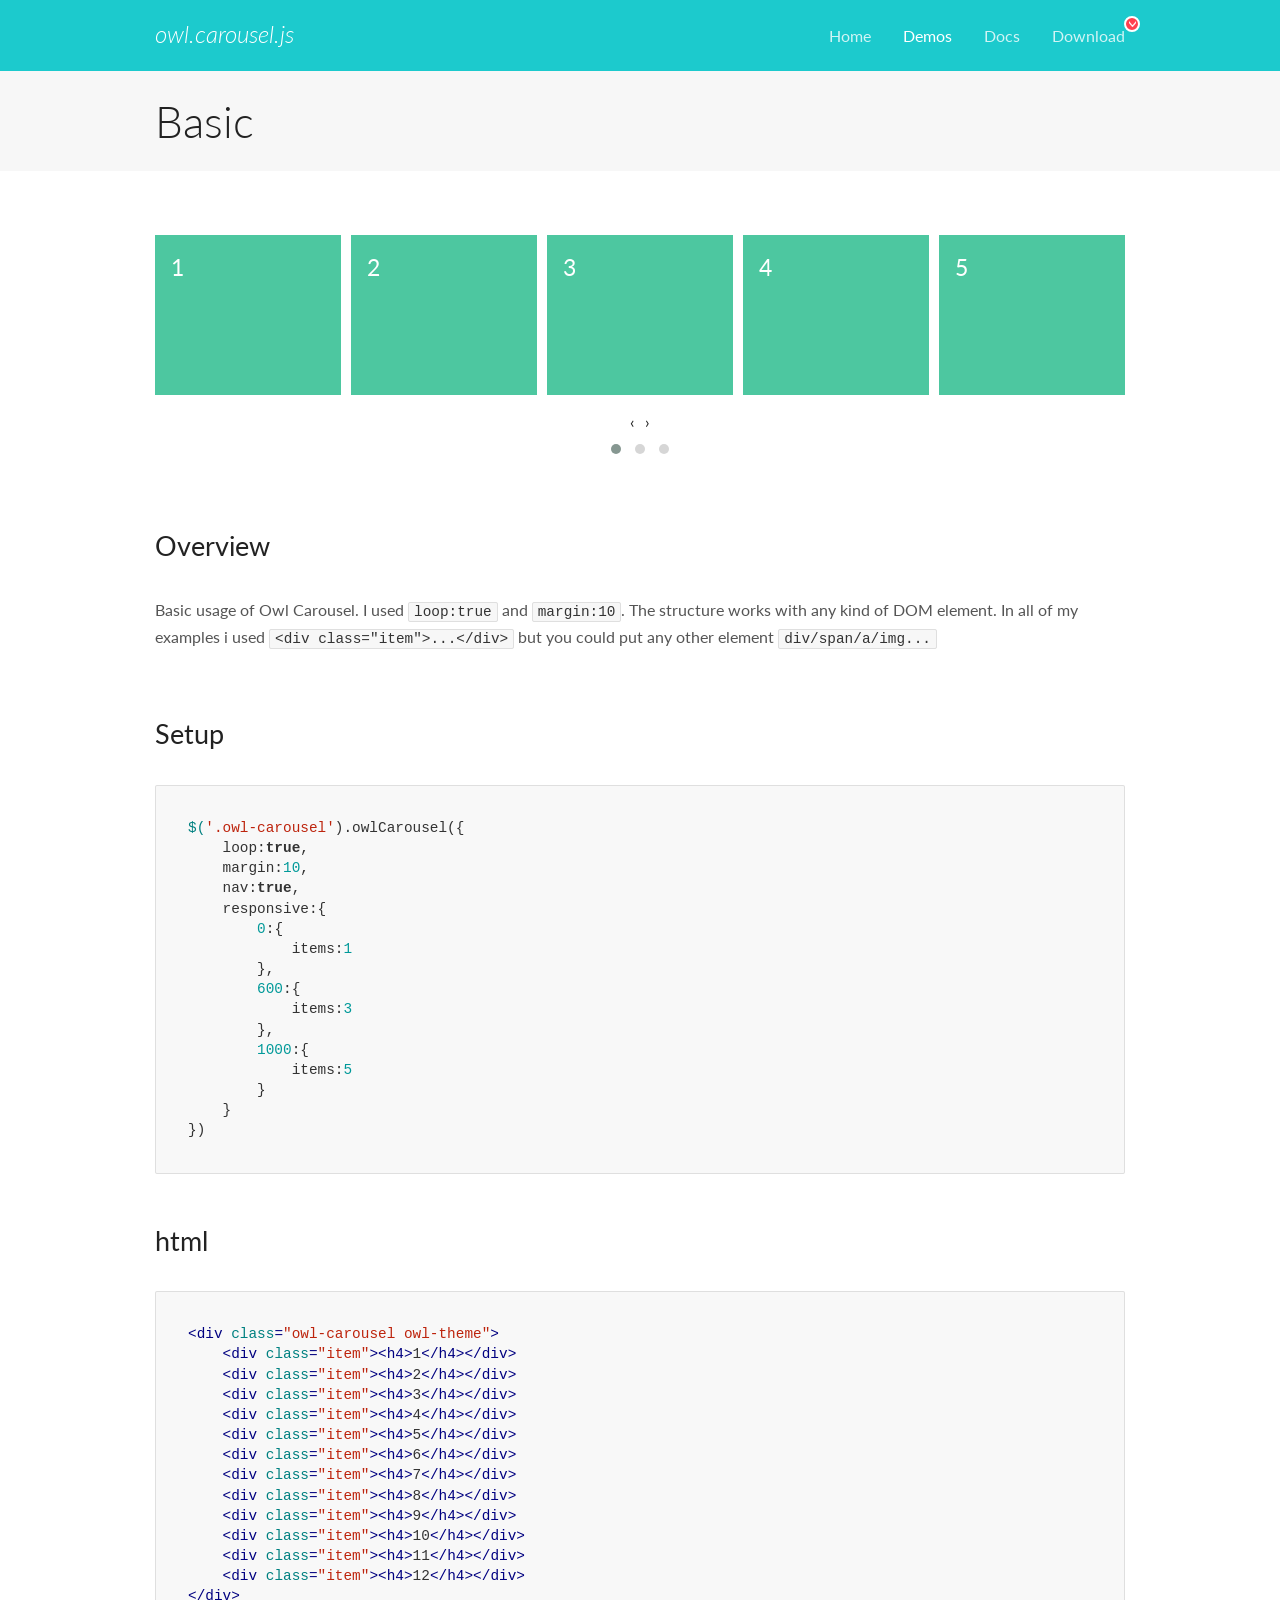
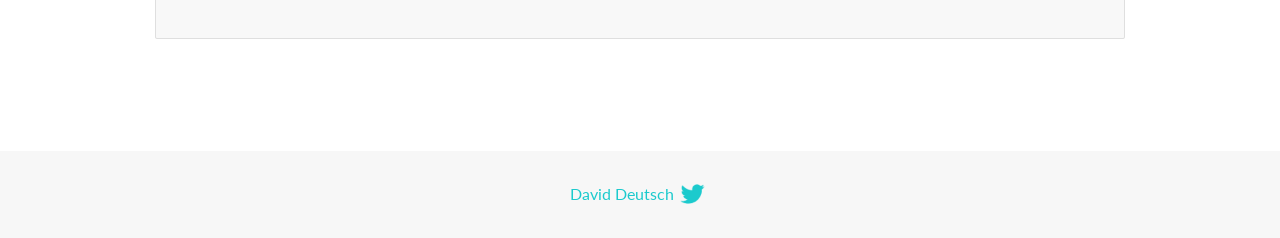
<file: assets/libs/node_modules/owl.carousel/docs/demos/basic.html>
<!DOCTYPE html>
<html lang="en">
  <head>

    <!-- head -->
    <meta charset="utf-8">
    <meta name="msapplication-tap-highlight" content="no" />
    <meta name="viewport" content="width=device-width, initial-scale=1.0" />
    <meta name="description" content="Basic usage demo">
    <meta name="author" content="David Deutsch">
    <title>
      Basic Demo | Owl Carousel | 2.3.4
    </title>

    <!-- Stylesheets -->
    <link href='https://fonts.googleapis.com/css?family=Lato:300,400,700,400italic,300italic' rel='stylesheet' type='text/css'>
    <link rel="stylesheet" href="../assets/css/docs.theme.min.css">

    <!-- Owl Stylesheets -->
    <link rel="stylesheet" href="../assets/owlcarousel/assets/owl.carousel.min.css">
    <link rel="stylesheet" href="../assets/owlcarousel/assets/owl.theme.default.min.css">

    <!-- HTML5 shim and Respond.js IE8 support of HTML5 elements and media queries -->

    <!--[if lt IE 9]>
      <script src="https://oss.maxcdn.com/libs/html5shiv/3.7.0/html5shiv.js"></script>
      <script src="https://oss.maxcdn.com/libs/respond.js/1.3.0/respond.min.js"></script>
    <![endif]-->

    <!-- Favicons -->
    <link rel="apple-touch-icon-precomposed" sizes="144x144" href="../assets/ico/apple-touch-icon-144-precomposed.png">
    <link rel="shortcut icon" href="../assets/ico/favicon.png">
    <link rel="shortcut icon" href="favicon.ico">

    <!-- Yeah i know js should not be in header. Its required for demos.-->

    <!-- javascript -->
    <script src="../assets/vendors/jquery.min.js"></script>
    <script src="../assets/owlcarousel/owl.carousel.js"></script>
  </head>
  <body>

    <!-- header -->
    <header class="header">
      <div class="row">
        <div class="large-12 columns">
          <div class="brand left">
            <h3>
              <a href="/OwlCarousel2/">owl.carousel.js</a> 
            </h3>
          </div>
          <a id="toggle-nav" class="right">
            <span></span> <span></span> <span></span> 
          </a> 
          <div class="nav-bar">
            <ul class="clearfix">
              <li> <a href="/OwlCarousel2/index.html">Home</a>  </li>
              <li class="active">
                <a href="/OwlCarousel2/demos/demos.html">Demos</a> 
              </li>
              <li> <a href="/OwlCarousel2/docs/started-welcome.html">Docs</a>  </li>
              <li>
                <a href="https://github.com/OwlCarousel2/OwlCarousel2/archive/2.3.4.zip">Download</a> 
                <span class="download"></span> 
              </li>
            </ul>
          </div>
        </div>
      </div>
    </header>

    <!-- title -->
    <section class="title">
      <div class="row">
        <div class="large-12 columns">
          <h1>Basic</h1>
        </div>
      </div>
    </section>

    <!--  Demos -->
    <section id="demos">
      <div class="row">
        <div class="large-12 columns">
          <div class="owl-carousel owl-theme">
            <div class="item">
              <h4>1</h4>
            </div>
            <div class="item">
              <h4>2</h4>
            </div>
            <div class="item">
              <h4>3</h4>
            </div>
            <div class="item">
              <h4>4</h4>
            </div>
            <div class="item">
              <h4>5</h4>
            </div>
            <div class="item">
              <h4>6</h4>
            </div>
            <div class="item">
              <h4>7</h4>
            </div>
            <div class="item">
              <h4>8</h4>
            </div>
            <div class="item">
              <h4>9</h4>
            </div>
            <div class="item">
              <h4>10</h4>
            </div>
            <div class="item">
              <h4>11</h4>
            </div>
            <div class="item">
              <h4>12</h4>
            </div>
          </div>
          <h3 id="overview">Overview</h3>
          <p>Basic usage of Owl Carousel. I used <code>loop:true</code> and <code>margin:10</code>. The structure works with any kind of DOM element. In all of my examples i used <code>&lt;div class=&quot;item&quot;&gt;...&lt;/div&gt;</code> but you could
            put any other element <code>div/span/a/img...</code></p>
          <h3 id="setup">Setup</h3>
          <pre><code>$(&#39;.owl-carousel&#39;).owlCarousel({
    loop:true,
    margin:10,
    nav:true,
    responsive:{
        0:{
            items:1
        },
        600:{
            items:3
        },
        1000:{
            items:5
        }
    }
})</code></pre>
          <h3 id="html">html</h3>
          <pre><code>&lt;div class=&quot;owl-carousel owl-theme&quot;&gt;
    &lt;div class=&quot;item&quot;&gt;&lt;h4&gt;1&lt;/h4&gt;&lt;/div&gt;
    &lt;div class=&quot;item&quot;&gt;&lt;h4&gt;2&lt;/h4&gt;&lt;/div&gt;
    &lt;div class=&quot;item&quot;&gt;&lt;h4&gt;3&lt;/h4&gt;&lt;/div&gt;
    &lt;div class=&quot;item&quot;&gt;&lt;h4&gt;4&lt;/h4&gt;&lt;/div&gt;
    &lt;div class=&quot;item&quot;&gt;&lt;h4&gt;5&lt;/h4&gt;&lt;/div&gt;
    &lt;div class=&quot;item&quot;&gt;&lt;h4&gt;6&lt;/h4&gt;&lt;/div&gt;
    &lt;div class=&quot;item&quot;&gt;&lt;h4&gt;7&lt;/h4&gt;&lt;/div&gt;
    &lt;div class=&quot;item&quot;&gt;&lt;h4&gt;8&lt;/h4&gt;&lt;/div&gt;
    &lt;div class=&quot;item&quot;&gt;&lt;h4&gt;9&lt;/h4&gt;&lt;/div&gt;
    &lt;div class=&quot;item&quot;&gt;&lt;h4&gt;10&lt;/h4&gt;&lt;/div&gt;
    &lt;div class=&quot;item&quot;&gt;&lt;h4&gt;11&lt;/h4&gt;&lt;/div&gt;
    &lt;div class=&quot;item&quot;&gt;&lt;h4&gt;12&lt;/h4&gt;&lt;/div&gt;
&lt;/div&gt;</code></pre>
          <script>
            $(document).ready(function() {
              var owl = $('.owl-carousel');
              owl.owlCarousel({
                margin: 10,
                nav: true,
                loop: true,
                responsive: {
                  0: {
                    items: 1
                  },
                  600: {
                    items: 3
                  },
                  1000: {
                    items: 5
                  }
                }
              })
            })
          </script>
        </div>
      </div>
    </section>

    <!-- footer -->
    <footer class="footer">
      <div class="row">
        <div class="large-12 columns">
          <h5>
            <a href="/OwlCarousel2/docs/support-contact.html">David Deutsch</a> 
            <a id="custom-tweet-button" href="https://twitter.com/share?url=https://github.com/OwlCarousel2/OwlCarousel2&text=Owl Carousel - This is so awesome! " target="_blank"></a> 
          </h5>
        </div>
      </div>
    </footer>

    <!-- vendors -->
    <script src="../assets/vendors/highlight.js"></script>
    <script src="../assets/js/app.js"></script>
  </body>
</html>
</file>
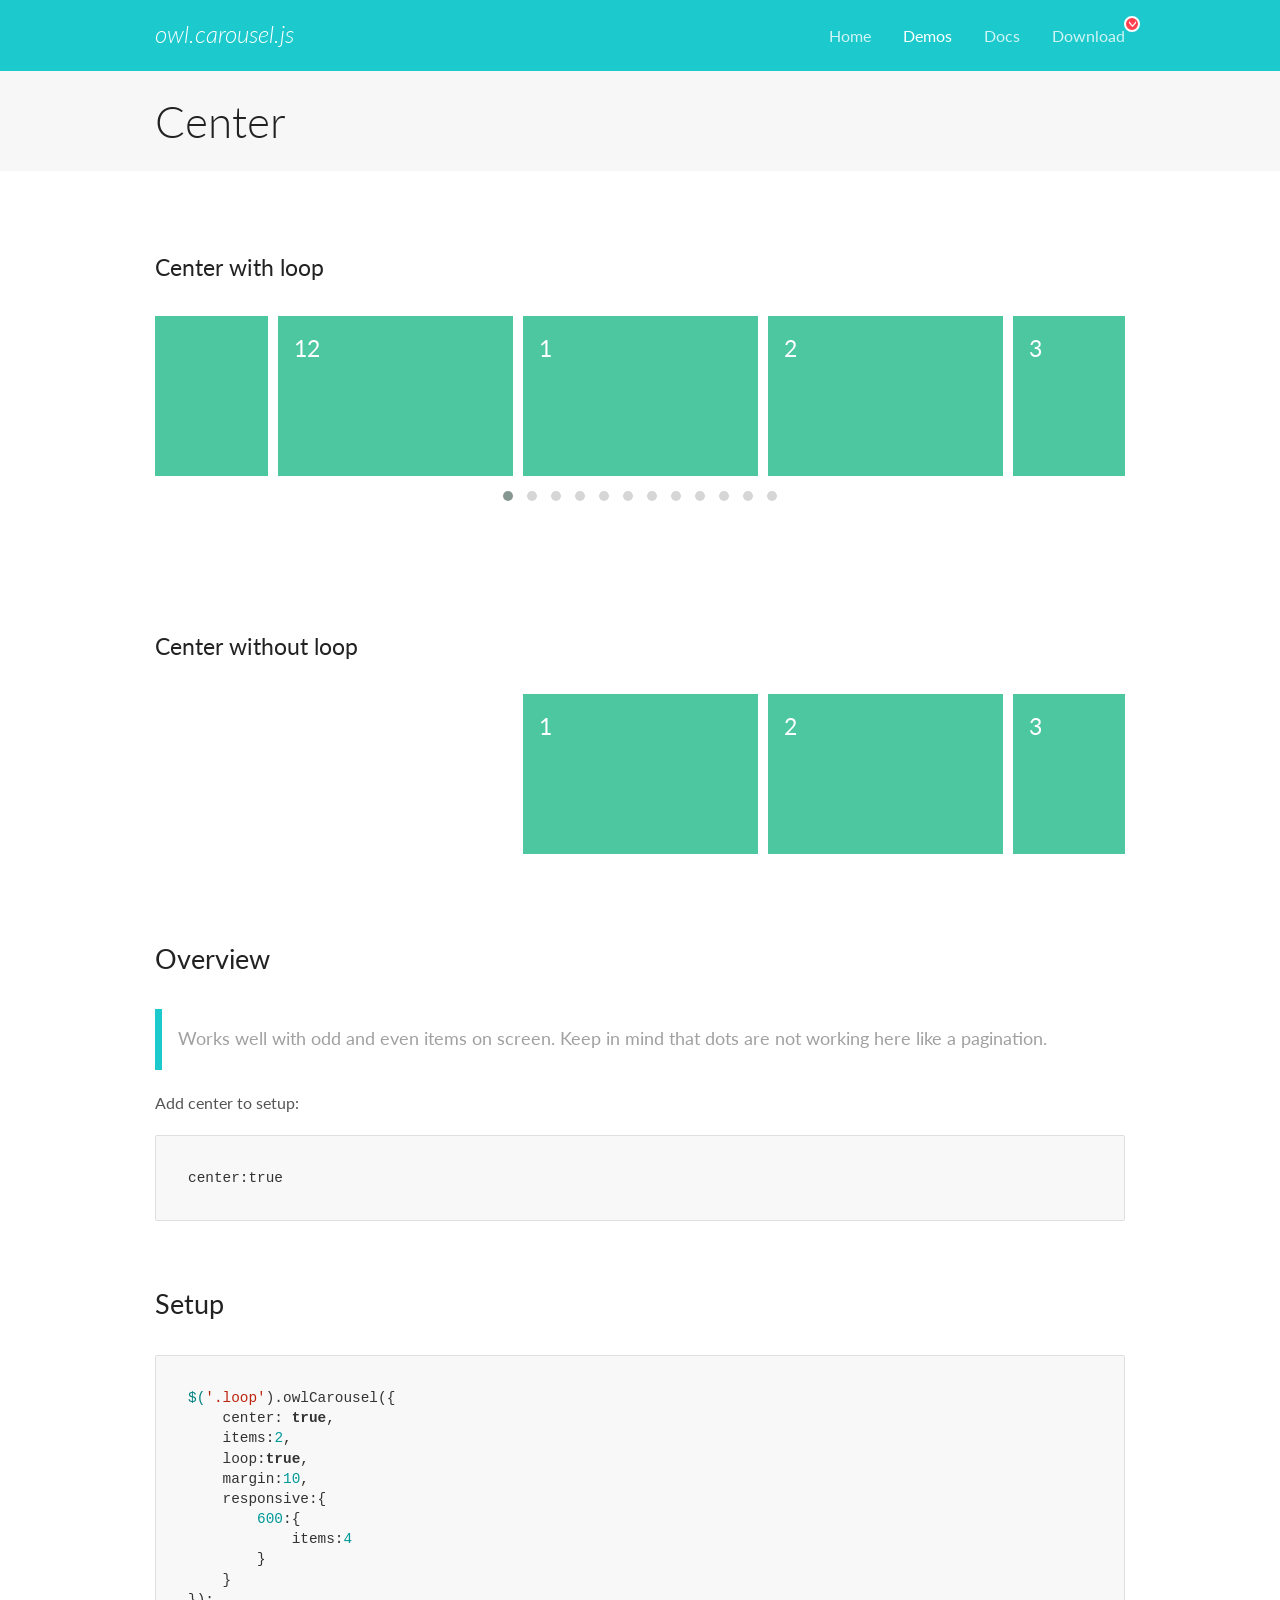
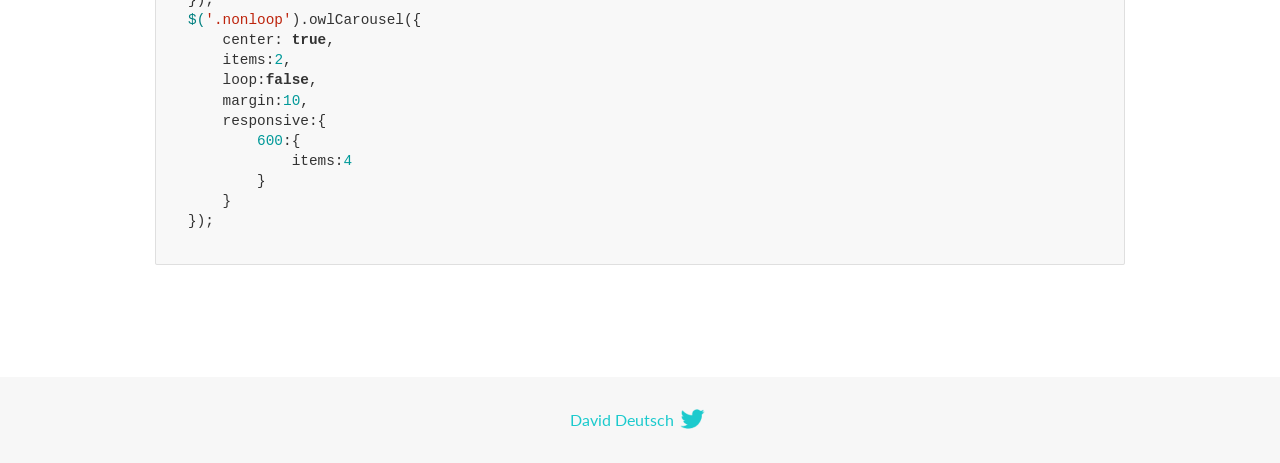
<file: assets/libs/node_modules/owl.carousel/docs/demos/center.html>
<!DOCTYPE html>
<html lang="en">
  <head>

    <!-- head -->
    <meta charset="utf-8">
    <meta name="msapplication-tap-highlight" content="no" />
    <meta name="viewport" content="width=device-width, initial-scale=1.0" />
    <meta name="description" content="Center carousel">
    <meta name="author" content="David Deutsch">
    <title>
      Center Demo | Owl Carousel | 2.3.4
    </title>

    <!-- Stylesheets -->
    <link href='https://fonts.googleapis.com/css?family=Lato:300,400,700,400italic,300italic' rel='stylesheet' type='text/css'>
    <link rel="stylesheet" href="../assets/css/docs.theme.min.css">

    <!-- Owl Stylesheets -->
    <link rel="stylesheet" href="../assets/owlcarousel/assets/owl.carousel.min.css">
    <link rel="stylesheet" href="../assets/owlcarousel/assets/owl.theme.default.min.css">

    <!-- HTML5 shim and Respond.js IE8 support of HTML5 elements and media queries -->

    <!--[if lt IE 9]>
      <script src="https://oss.maxcdn.com/libs/html5shiv/3.7.0/html5shiv.js"></script>
      <script src="https://oss.maxcdn.com/libs/respond.js/1.3.0/respond.min.js"></script>
    <![endif]-->

    <!-- Favicons -->
    <link rel="apple-touch-icon-precomposed" sizes="144x144" href="../assets/ico/apple-touch-icon-144-precomposed.png">
    <link rel="shortcut icon" href="../assets/ico/favicon.png">
    <link rel="shortcut icon" href="favicon.ico">

    <!-- Yeah i know js should not be in header. Its required for demos.-->

    <!-- javascript -->
    <script src="../assets/vendors/jquery.min.js"></script>
    <script src="../assets/owlcarousel/owl.carousel.js"></script>
  </head>
  <body>

    <!-- header -->
    <header class="header">
      <div class="row">
        <div class="large-12 columns">
          <div class="brand left">
            <h3>
              <a href="/OwlCarousel2/">owl.carousel.js</a> 
            </h3>
          </div>
          <a id="toggle-nav" class="right">
            <span></span> <span></span> <span></span> 
          </a> 
          <div class="nav-bar">
            <ul class="clearfix">
              <li> <a href="/OwlCarousel2/index.html">Home</a>  </li>
              <li class="active">
                <a href="/OwlCarousel2/demos/demos.html">Demos</a> 
              </li>
              <li> <a href="/OwlCarousel2/docs/started-welcome.html">Docs</a>  </li>
              <li>
                <a href="https://github.com/OwlCarousel2/OwlCarousel2/archive/2.3.4.zip">Download</a> 
                <span class="download"></span> 
              </li>
            </ul>
          </div>
        </div>
      </div>
    </header>

    <!-- title -->
    <section class="title">
      <div class="row">
        <div class="large-12 columns">
          <h1>Center</h1>
        </div>
      </div>
    </section>

    <!--  Demos -->
    <section id="demos">
      <div class="row">
        <div class="large-12 columns">
          <h4 id="center-with-loop">Center with loop</h4>
          <div class="loop owl-carousel owl-theme">
            <div class="item">
              <h4>1</h4>
            </div>
            <div class="item">
              <h4>2</h4>
            </div>
            <div class="item">
              <h4>3</h4>
            </div>
            <div class="item">
              <h4>4</h4>
            </div>
            <div class="item">
              <h4>5</h4>
            </div>
            <div class="item">
              <h4>6</h4>
            </div>
            <div class="item">
              <h4>7</h4>
            </div>
            <div class="item">
              <h4>8</h4>
            </div>
            <div class="item">
              <h4>9</h4>
            </div>
            <div class="item">
              <h4>10</h4>
            </div>
            <div class="item">
              <h4>11</h4>
            </div>
            <div class="item">
              <h4>12</h4>
            </div>
          </div>
          <br>
          <h4 id="center-without-loop">Center without loop</h4>
          <div class="nonloop owl-carousel">
            <div class="item">
              <h4>1</h4>
            </div>
            <div class="item">
              <h4>2</h4>
            </div>
            <div class="item">
              <h4>3</h4>
            </div>
            <div class="item">
              <h4>4</h4>
            </div>
            <div class="item">
              <h4>5</h4>
            </div>
            <div class="item">
              <h4>6</h4>
            </div>
            <div class="item">
              <h4>7</h4>
            </div>
            <div class="item">
              <h4>8</h4>
            </div>
            <div class="item">
              <h4>9</h4>
            </div>
            <div class="item">
              <h4>10</h4>
            </div>
            <div class="item">
              <h4>11</h4>
            </div>
            <div class="item">
              <h4>12</h4>
            </div>
          </div>
          <h3 id="overview">Overview</h3>
          <blockquote>
            <p>Works well with odd and even items on screen. Keep in mind that dots are not working here like a pagination.</p>
          </blockquote>
          <p>Add center to setup:</p>
          <pre><code>center:true</code></pre>
          <h3 id="setup">Setup</h3>
          <pre><code>$(&#39;.loop&#39;).owlCarousel({
    center: true,
    items:2,
    loop:true,
    margin:10,
    responsive:{
        600:{
            items:4
        }
    }
});
$(&#39;.nonloop&#39;).owlCarousel({
    center: true,
    items:2,
    loop:false,
    margin:10,
    responsive:{
        600:{
            items:4
        }
    }
});</code></pre>
          <script>
            jQuery(document).ready(function($) {
              $('.loop').owlCarousel({
                center: true,
                items: 2,
                loop: true,
                margin: 10,
                responsive: {
                  600: {
                    items: 4
                  }
                }
              });
              $('.nonloop').owlCarousel({
                center: true,
                items: 2,
                loop: false,
                margin: 10,
                responsive: {
                  600: {
                    items: 4
                  }
                }
              });
            });
          </script>
        </div>
      </div>
    </section>

    <!-- footer -->
    <footer class="footer">
      <div class="row">
        <div class="large-12 columns">
          <h5>
            <a href="/OwlCarousel2/docs/support-contact.html">David Deutsch</a> 
            <a id="custom-tweet-button" href="https://twitter.com/share?url=https://github.com/OwlCarousel2/OwlCarousel2&text=Owl Carousel - This is so awesome! " target="_blank"></a> 
          </h5>
        </div>
      </div>
    </footer>

    <!-- vendors -->
    <script src="../assets/vendors/highlight.js"></script>
    <script src="../assets/js/app.js"></script>
  </body>
</html>
</file>
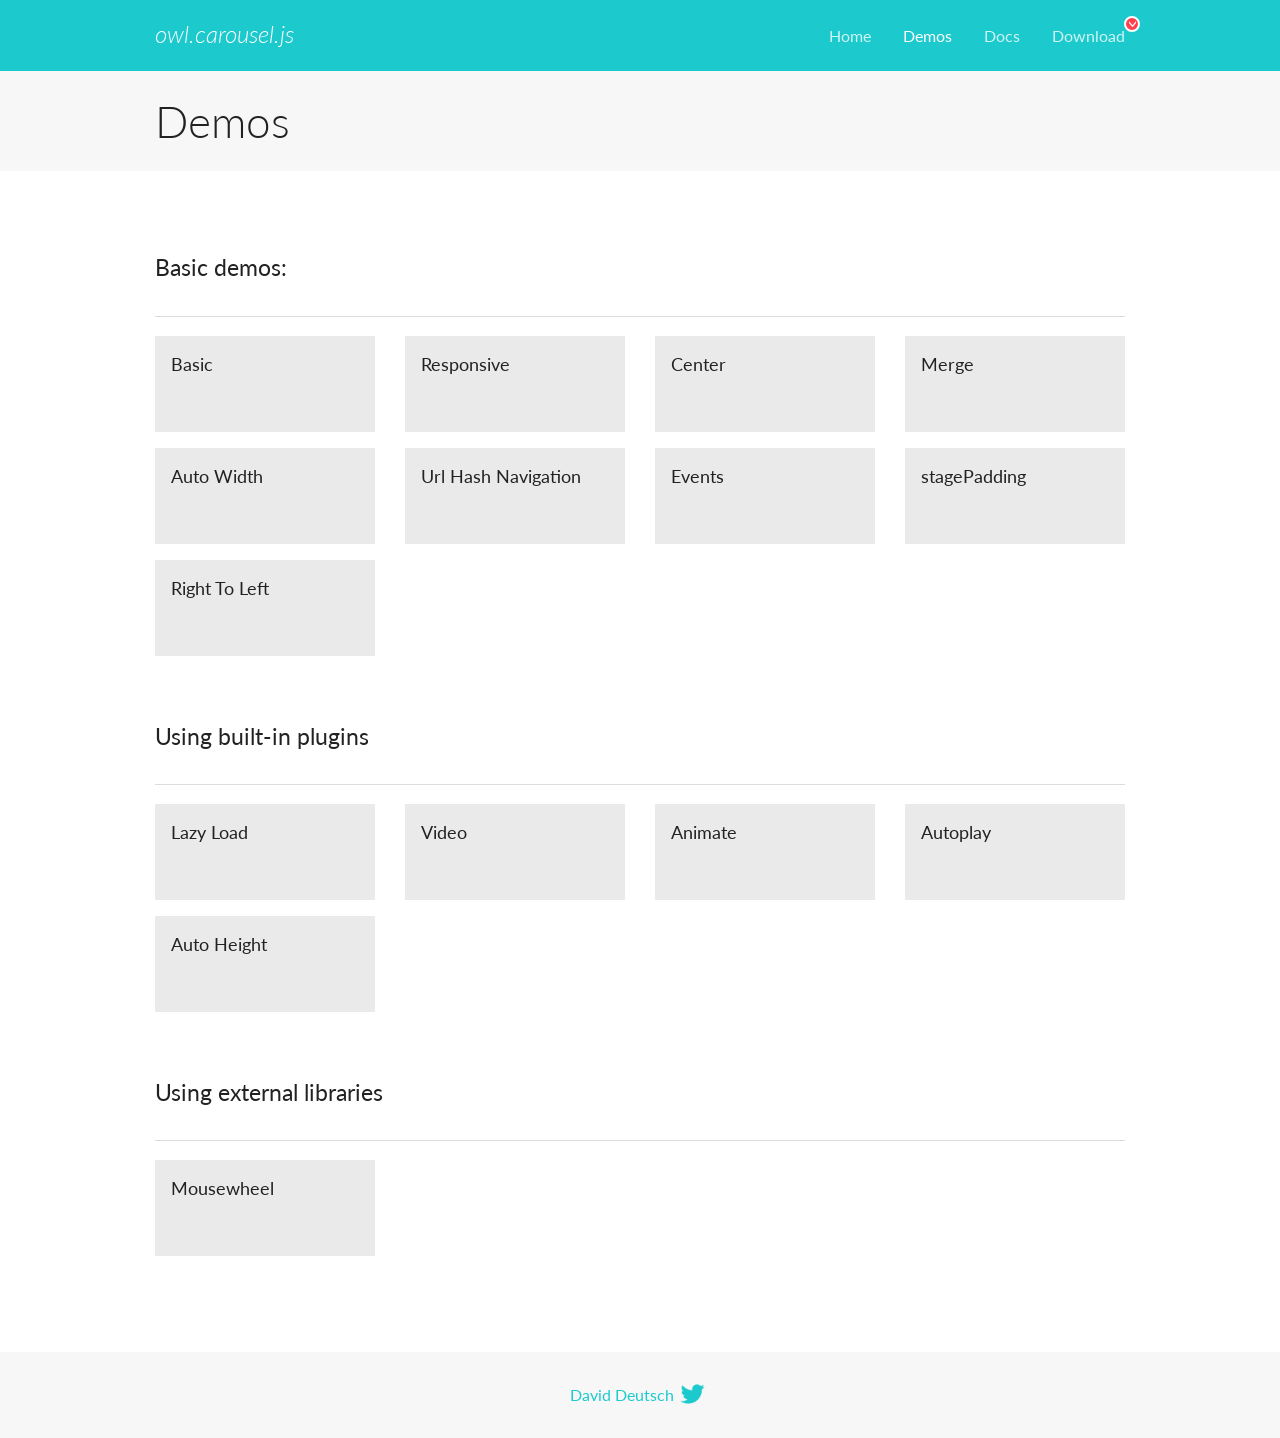
<file: assets/libs/node_modules/owl.carousel/docs/demos/demos.html>
<!DOCTYPE html>
<html lang="en">
  <head>

    <!-- head -->
    <meta charset="utf-8">
    <meta name="msapplication-tap-highlight" content="no" />
    <meta name="viewport" content="width=device-width, initial-scale=1.0" />
    <meta name="description" content="A list of Owl Carousel examples.">
    <meta name="author" content="David Deutsch">
    <title>
      Demos | Owl Carousel | 2.3.4
    </title>

    <!-- Stylesheets -->
    <link href='https://fonts.googleapis.com/css?family=Lato:300,400,700,400italic,300italic' rel='stylesheet' type='text/css'>
    <link rel="stylesheet" href="../assets/css/docs.theme.min.css">

    <!-- Owl Stylesheets -->
    <link rel="stylesheet" href="../assets/owlcarousel/assets/owl.carousel.min.css">
    <link rel="stylesheet" href="../assets/owlcarousel/assets/owl.theme.default.min.css">

    <!-- HTML5 shim and Respond.js IE8 support of HTML5 elements and media queries -->

    <!--[if lt IE 9]>
      <script src="https://oss.maxcdn.com/libs/html5shiv/3.7.0/html5shiv.js"></script>
      <script src="https://oss.maxcdn.com/libs/respond.js/1.3.0/respond.min.js"></script>
    <![endif]-->

    <!-- Favicons -->
    <link rel="apple-touch-icon-precomposed" sizes="144x144" href="../assets/ico/apple-touch-icon-144-precomposed.png">
    <link rel="shortcut icon" href="../assets/ico/favicon.png">
    <link rel="shortcut icon" href="favicon.ico">

    <!-- Yeah i know js should not be in header. Its required for demos.-->

    <!-- javascript -->
    <script src="../assets/vendors/jquery.min.js"></script>
    <script src="../assets/owlcarousel/owl.carousel.js"></script>
  </head>
  <body>

    <!-- header -->
    <header class="header">
      <div class="row">
        <div class="large-12 columns">
          <div class="brand left">
            <h3>
              <a href="/OwlCarousel2/">owl.carousel.js</a> 
            </h3>
          </div>
          <a id="toggle-nav" class="right">
            <span></span> <span></span> <span></span> 
          </a> 
          <div class="nav-bar">
            <ul class="clearfix">
              <li> <a href="/OwlCarousel2/index.html">Home</a>  </li>
              <li class="active">
                <a href="/OwlCarousel2/demos/demos.html">Demos</a> 
              </li>
              <li> <a href="/OwlCarousel2/docs/started-welcome.html">Docs</a>  </li>
              <li>
                <a href="https://github.com/OwlCarousel2/OwlCarousel2/archive/2.3.4.zip">Download</a> 
                <span class="download"></span> 
              </li>
            </ul>
          </div>
        </div>
      </div>
    </header>

    <!-- title -->
    <section class="title">
      <div class="row">
        <div class="large-12 columns">
          <h1>Demos</h1>
        </div>
      </div>
    </section>

    <!--  Demos -->
    <section id="demos">
      <div class="row">
        <div class="large-12 columns">
          <h4 id="basic-demos-">Basic demos:</h4>
          <hr>
          <div class="demo-list">
            <div class="row">
              <div class="small-6 medium-4 large-3 columns">
                <a href="basic.html" class="demo-block">
                  <h5>Basic </h5>
                </a> 
              </div>
              <div class="small-6 medium-4 large-3 columns">
                <a href="responsive.html" class="demo-block">
                  <h5>Responsive </h5>
                </a> 
              </div>
              <div class="small-6 medium-4 large-3 columns">
                <a href="center.html" class="demo-block">
                  <h5>Center </h5>
                </a> 
              </div>
              <div class="small-6 medium-4 large-3 columns">
                <a href="merge.html" class="demo-block">
                  <h5>Merge </h5>
                </a> 
              </div>
              <div class="small-6 medium-4 large-3 columns">
                <a href="autowidth.html" class="demo-block">
                  <h5>Auto Width </h5>
                </a> 
              </div>
              <div class="small-6 medium-4 large-3 columns">
                <a href="urlhashnav.html" class="demo-block">
                  <h5>Url Hash Navigation </h5>
                </a> 
              </div>
              <div class="small-6 medium-4 large-3 columns">
                <a href="events.html" class="demo-block">
                  <h5>Events </h5>
                </a> 
              </div>
              <div class="small-6 medium-4 large-3 columns">
                <a href="stagepadding.html" class="demo-block">
                  <h5>stagePadding </h5>
                </a> 
              </div>
              <div class="small-6 medium-4 large-3 columns">
                <a href="rtl.html" class="demo-block">
                  <h5>Right To Left </h5>
                </a> 
              </div>
            </div>
          </div>
          <h4 id="using-built-in-plugins">Using built-in plugins</h4>
          <hr>
          <div class="demo-list">
            <div class="row">
              <div class="small-6 medium-4 large-3 columns">
                <a href="lazyLoad.html" class="demo-block">
                  <h5>Lazy Load </h5>
                </a> 
              </div>
              <div class="small-6 medium-4 large-3 columns">
                <a href="video.html" class="demo-block">
                  <h5>Video </h5>
                </a> 
              </div>
              <div class="small-6 medium-4 large-3 columns">
                <a href="animate.html" class="demo-block">
                  <h5>Animate </h5>
                </a> 
              </div>
              <div class="small-6 medium-4 large-3 columns">
                <a href="autoplay.html" class="demo-block">
                  <h5>Autoplay </h5>
                </a> 
              </div>
              <div class="small-6 medium-4 large-3 columns">
                <a href="autoheight.html" class="demo-block">
                  <h5>Auto Height </h5>
                </a> 
              </div>
            </div>
          </div>
          <h4 id="using-external-libraries">Using external libraries</h4>
          <hr>
          <div class="demo-list">
            <div class="row">
              <div class="small-6 medium-4 large-3 columns">
                <a href="mousewheel.html" class="demo-block">
                  <h5>Mousewheel </h5>
                </a> 
              </div>
            </div>
          </div>
        </div>
      </div>
    </section>

    <!-- footer -->
    <footer class="footer">
      <div class="row">
        <div class="large-12 columns">
          <h5>
            <a href="/OwlCarousel2/docs/support-contact.html">David Deutsch</a> 
            <a id="custom-tweet-button" href="https://twitter.com/share?url=https://github.com/OwlCarousel2/OwlCarousel2&text=Owl Carousel - This is so awesome! " target="_blank"></a> 
          </h5>
        </div>
      </div>
    </footer>

    <!-- vendors -->
    <script src="../assets/vendors/highlight.js"></script>
    <script src="../assets/js/app.js"></script>
  </body>
</html>
</file>
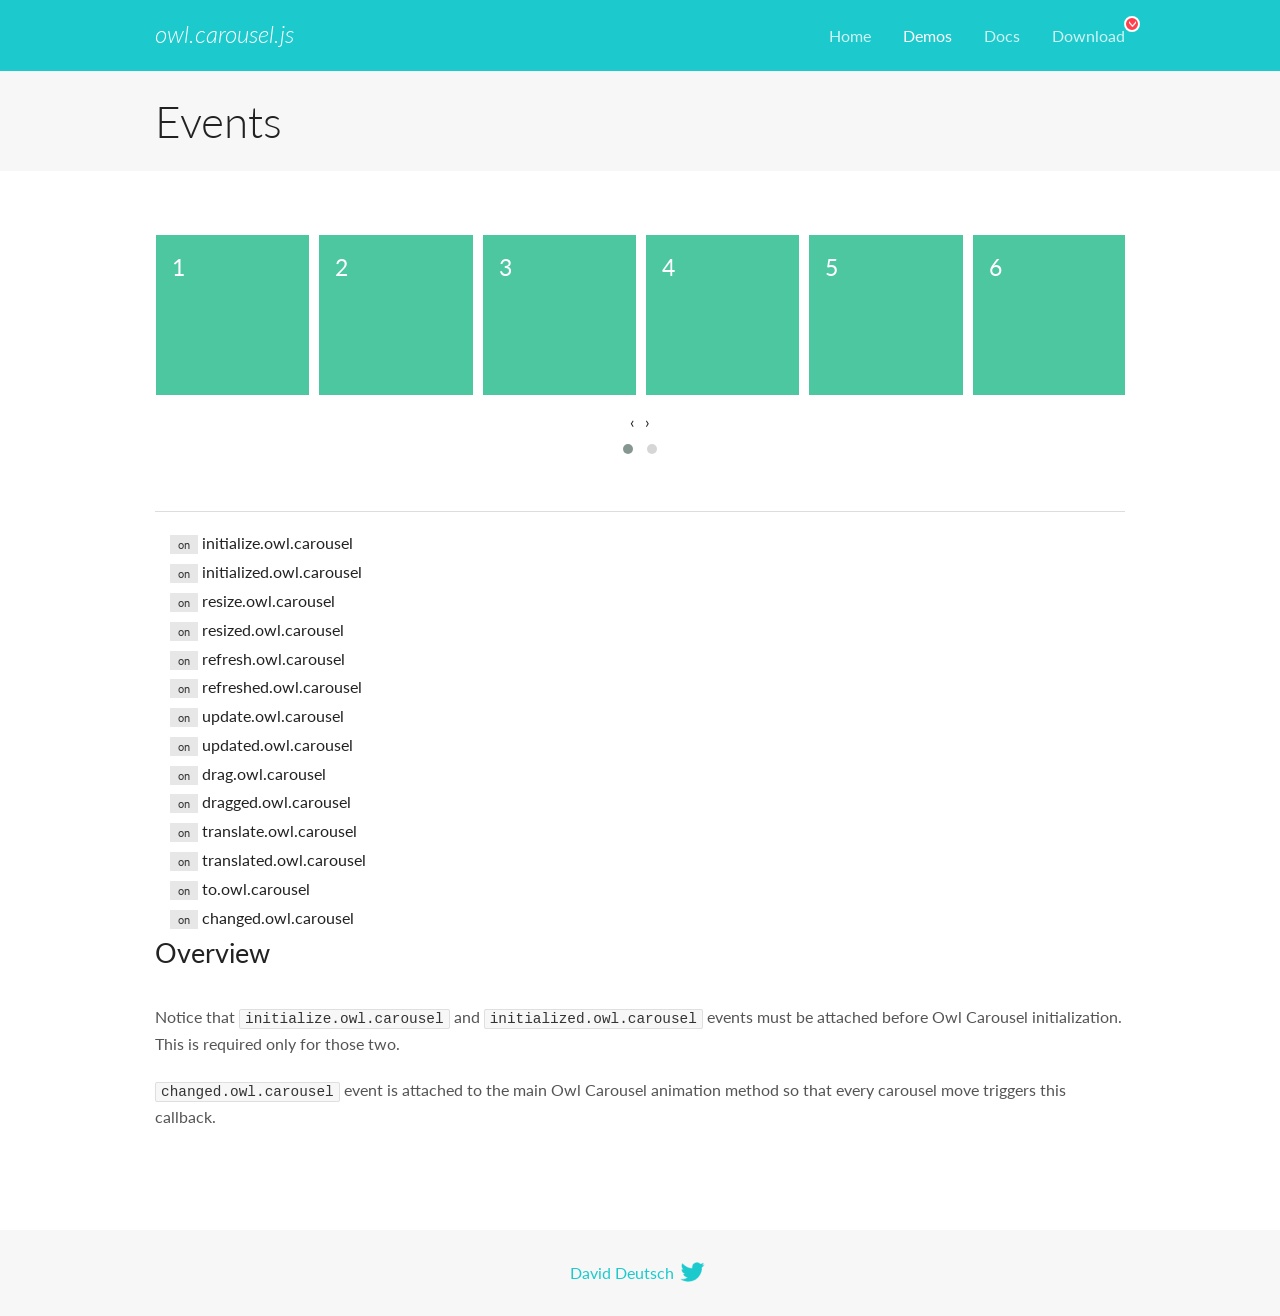
<file: assets/libs/node_modules/owl.carousel/docs/demos/events.html>
<!DOCTYPE html>
<html lang="en">
  <head>

    <!-- head -->
    <meta charset="utf-8">
    <meta name="msapplication-tap-highlight" content="no" />
    <meta name="viewport" content="width=device-width, initial-scale=1.0" />
    <meta name="description" content="Events usage demo">
    <meta name="author" content="David Deutsch">
    <title>
      Events Demo | Owl Carousel | 2.3.4
    </title>

    <!-- Stylesheets -->
    <link href='https://fonts.googleapis.com/css?family=Lato:300,400,700,400italic,300italic' rel='stylesheet' type='text/css'>
    <link rel="stylesheet" href="../assets/css/docs.theme.min.css">

    <!-- Owl Stylesheets -->
    <link rel="stylesheet" href="../assets/owlcarousel/assets/owl.carousel.min.css">
    <link rel="stylesheet" href="../assets/owlcarousel/assets/owl.theme.default.min.css">

    <!-- HTML5 shim and Respond.js IE8 support of HTML5 elements and media queries -->

    <!--[if lt IE 9]>
      <script src="https://oss.maxcdn.com/libs/html5shiv/3.7.0/html5shiv.js"></script>
      <script src="https://oss.maxcdn.com/libs/respond.js/1.3.0/respond.min.js"></script>
    <![endif]-->

    <!-- Favicons -->
    <link rel="apple-touch-icon-precomposed" sizes="144x144" href="../assets/ico/apple-touch-icon-144-precomposed.png">
    <link rel="shortcut icon" href="../assets/ico/favicon.png">
    <link rel="shortcut icon" href="favicon.ico">

    <!-- Yeah i know js should not be in header. Its required for demos.-->

    <!-- javascript -->
    <script src="../assets/vendors/jquery.min.js"></script>
    <script src="../assets/owlcarousel/owl.carousel.js"></script>
  </head>
  <body>

    <!-- header -->
    <header class="header">
      <div class="row">
        <div class="large-12 columns">
          <div class="brand left">
            <h3>
              <a href="/OwlCarousel2/">owl.carousel.js</a> 
            </h3>
          </div>
          <a id="toggle-nav" class="right">
            <span></span> <span></span> <span></span> 
          </a> 
          <div class="nav-bar">
            <ul class="clearfix">
              <li> <a href="/OwlCarousel2/index.html">Home</a>  </li>
              <li class="active">
                <a href="/OwlCarousel2/demos/demos.html">Demos</a> 
              </li>
              <li> <a href="/OwlCarousel2/docs/started-welcome.html">Docs</a>  </li>
              <li>
                <a href="https://github.com/OwlCarousel2/OwlCarousel2/archive/2.3.4.zip">Download</a> 
                <span class="download"></span> 
              </li>
            </ul>
          </div>
        </div>
      </div>
    </header>

    <!-- title -->
    <section class="title">
      <div class="row">
        <div class="large-12 columns">
          <h1>Events</h1>
        </div>
      </div>
    </section>

    <!--  Demos -->
    <section id="demos">
      <div class="row">
        <div class="large-12 columns">
          <div class="owl-carousel owl-theme">
            <div class="item">
              <h4>1</h4>
            </div>
            <div class="item">
              <h4>2</h4>
            </div>
            <div class="item">
              <h4>3</h4>
            </div>
            <div class="item">
              <h4>4</h4>
            </div>
            <div class="item">
              <h4>5</h4>
            </div>
            <div class="item">
              <h4>6</h4>
            </div>
            <div class="item">
              <h4>7</h4>
            </div>
            <div class="item">
              <h4>8</h4>
            </div>
            <div class="item">
              <h4>9</h4>
            </div>
            <div class="item">
              <h4>10</h4>
            </div>
            <div class="item">
              <h4>11</h4>
            </div>
            <div class="item">
              <h4>12</h4>
            </div>
          </div>
          <hr>
          <div class="large-12 columns callbacks">
            <div><span class="label secondary initialize">on</span>  initialize.owl.carousel </div>
            <div><span class="label secondary initialized">on</span>  initialized.owl.carousel </div>
            <div><span class="label secondary resize">on</span>  resize.owl.carousel </div>
            <div><span class="label secondary resized">on</span>  resized.owl.carousel </div>
            <div><span class="label secondary refresh">on</span>  refresh.owl.carousel </div>
            <div><span class="label secondary refreshed">on</span>  refreshed.owl.carousel </div>
            <div><span class="label secondary update">on</span>  update.owl.carousel </div>
            <div><span class="label secondary updated">on</span>  updated.owl.carousel </div>
            <div><span class="label secondary drag">on</span>  drag.owl.carousel </div>
            <div><span class="label secondary dragged">on</span>  dragged.owl.carousel </div>
            <div><span class="label secondary translate">on</span>  translate.owl.carousel </div>
            <div><span class="label secondary translated">on</span>  translated.owl.carousel </div>
            <div><span class="label secondary to">on</span>  to.owl.carousel </div>
            <div><span class="label secondary changed">on</span>  changed.owl.carousel </div>
          </div>
          <h3 id="overview">Overview</h3>
          <p>Notice that <code>initialize.owl.carousel</code> and <code>initialized.owl.carousel</code> events must be attached before Owl Carousel initialization. This is required only for those two.</p>
          <p><code>changed.owl.carousel</code> event is attached to the main Owl Carousel animation method so that every carousel move triggers this callback.</p>
          <script>
            jQuery(document).ready(function($) {
              var owl = $('.owl-carousel');
              owl.on('initialize.owl.carousel initialized.owl.carousel ' +
                'initialize.owl.carousel initialize.owl.carousel ' +
                'resize.owl.carousel resized.owl.carousel ' +
                'refresh.owl.carousel refreshed.owl.carousel ' +
                'update.owl.carousel updated.owl.carousel ' +
                'drag.owl.carousel dragged.owl.carousel ' +
                'translate.owl.carousel translated.owl.carousel ' +
                'to.owl.carousel changed.owl.carousel',
                function(e) {
                  $('.' + e.type)
                    .removeClass('secondary')
                    .addClass('success');
                  window.setTimeout(function() {
                    $('.' + e.type)
                      .removeClass('success')
                      .addClass('secondary');
                  }, 500);
                });
              owl.owlCarousel({
                loop: true,
                nav: true,
                lazyLoad: true,
                margin: 10,
                video: true,
                responsive: {
                  0: {
                    items: 1
                  },
                  600: {
                    items: 3
                  },
                  960: {
                    items: 5,
                  },
                  1200: {
                    items: 6
                  }
                }
              });
            });
          </script>
        </div>
      </div>
    </section>

    <!-- footer -->
    <footer class="footer">
      <div class="row">
        <div class="large-12 columns">
          <h5>
            <a href="/OwlCarousel2/docs/support-contact.html">David Deutsch</a> 
            <a id="custom-tweet-button" href="https://twitter.com/share?url=https://github.com/OwlCarousel2/OwlCarousel2&text=Owl Carousel - This is so awesome! " target="_blank"></a> 
          </h5>
        </div>
      </div>
    </footer>

    <!-- vendors -->
    <script src="../assets/vendors/highlight.js"></script>
    <script src="../assets/js/app.js"></script>
  </body>
</html>
</file>
